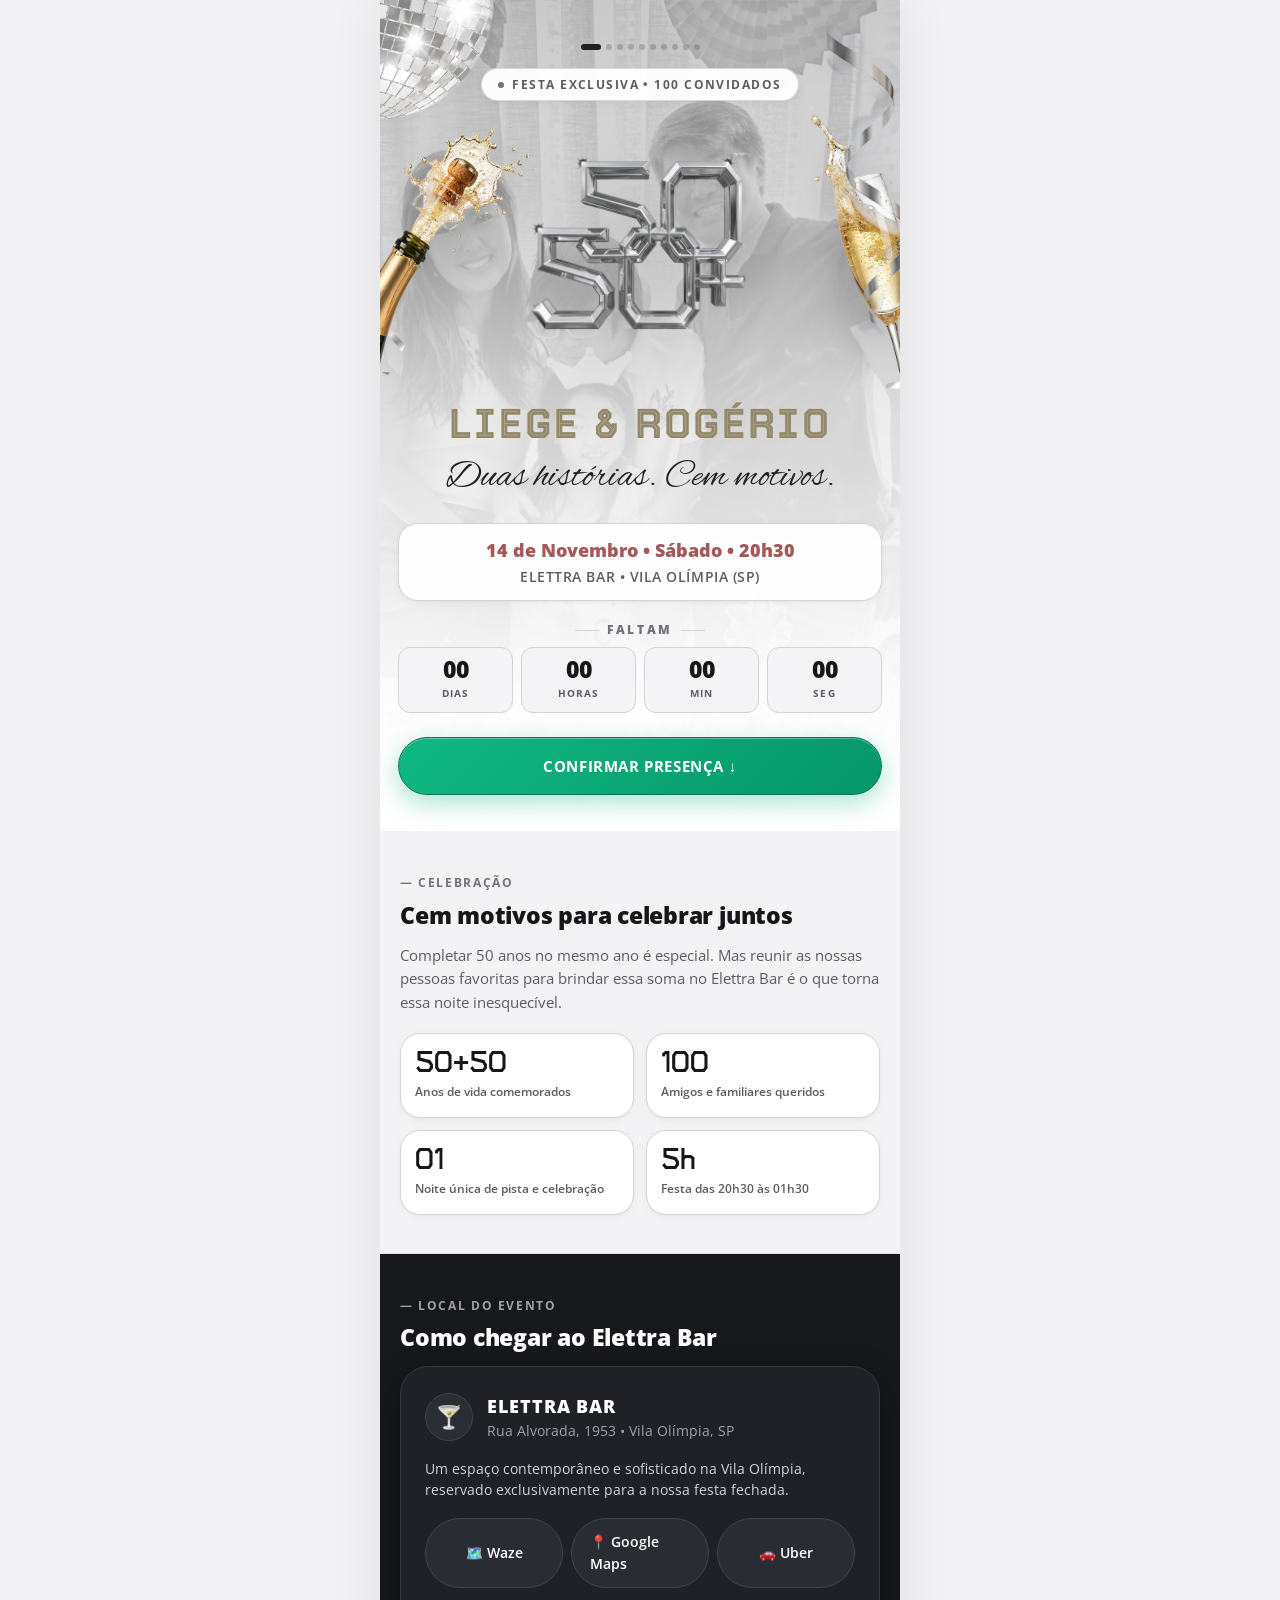
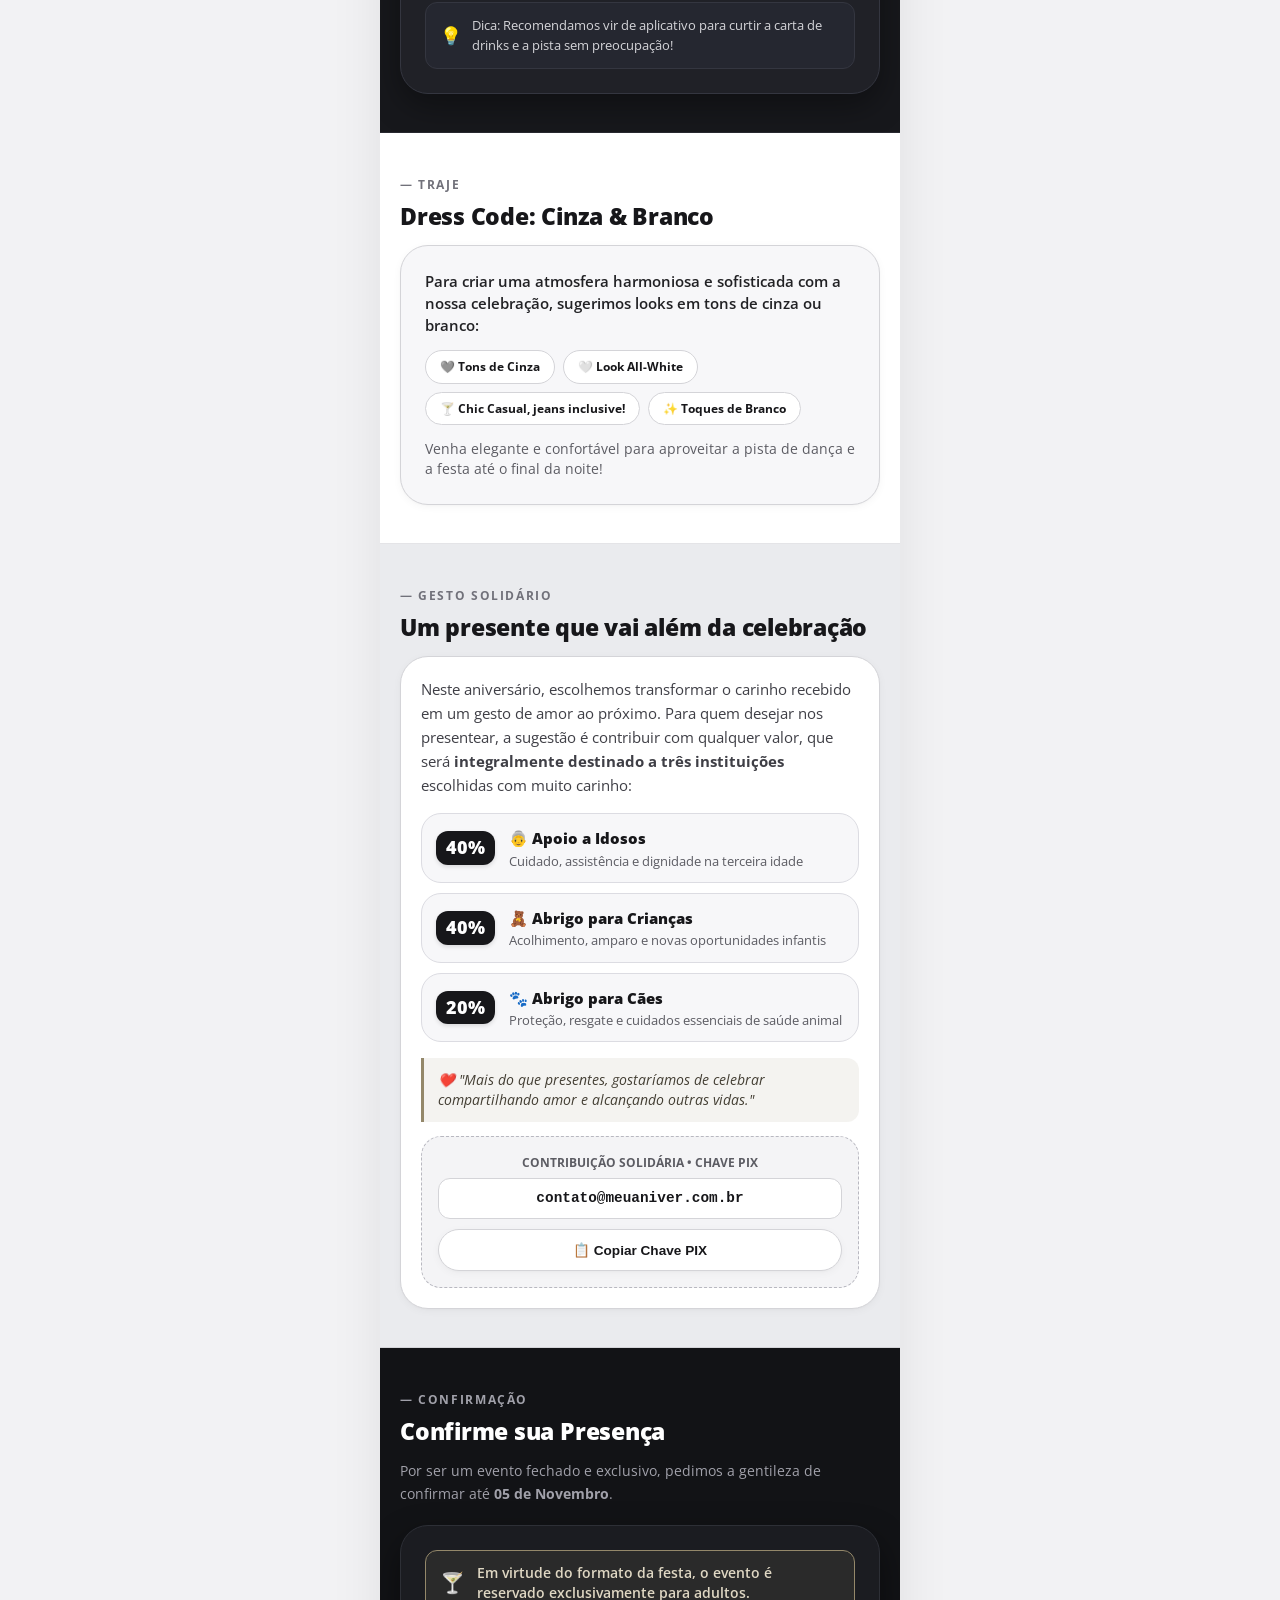
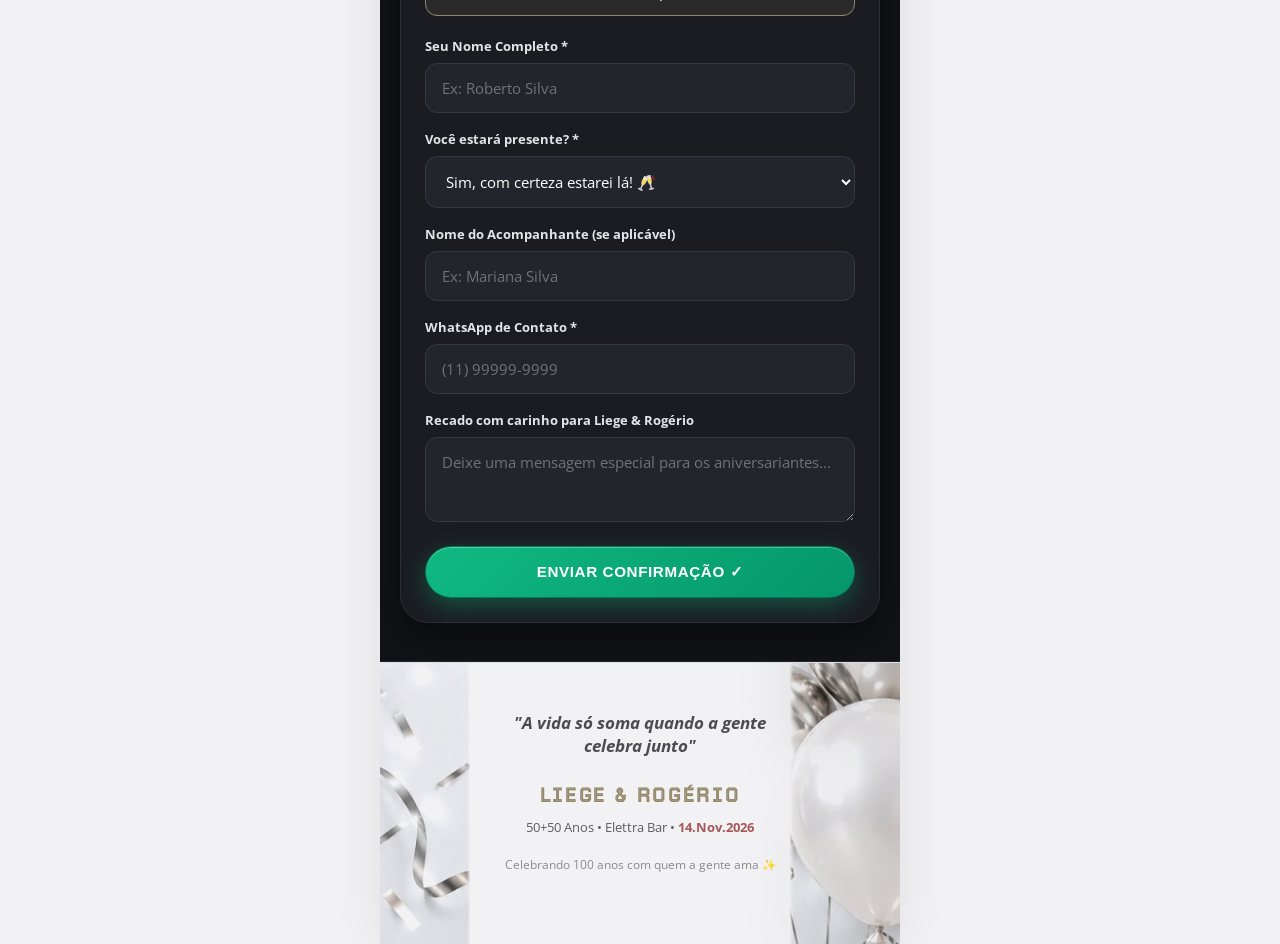
<file: index.html>
<!DOCTYPE html>
<html lang="pt-BR">
<head>
  <meta charset="UTF-8">
  <meta name="viewport" content="width=device-width, initial-scale=1.0, maximum-scale=1.0, user-scalable=no">
  <title>50+50 Anos • Liege & Rogério | Elettra Bar</title>
  <meta name="description" content="Celebração dos 50+50 Anos de Liege & Rogério no Elettra Bar. 14 de Novembro, Vila Olímpia.">
  <link rel="icon" type="image/png" href="assets/favicon.png">
  <link rel="apple-touch-icon" href="assets/favicon.png">

  <!-- Open Graph / WhatsApp Preview -->
  <meta property="og:type" content="website">
  <meta property="og:title" content="50+50 Anos • Liege & Rogério | Elettra Bar">
  <meta property="og:description" content="Celebração dos 50+50 Anos de Liege & Rogério no Elettra Bar. 14 de Novembro, Vila Olímpia.">
  <meta property="og:image" content="https://festa-50-50.vercel.app/assets/share_preview.jpg">
  <meta property="og:image:secure_url" content="https://festa-50-50.vercel.app/assets/share_preview.jpg">
  <meta property="og:image:type" content="image/jpeg">
  <meta property="og:image:width" content="903">
  <meta property="og:image:height" content="903">
  <meta property="og:image:alt" content="50+50 Liege & Rogério">

  <!-- Twitter Meta Tags -->
  <meta name="twitter:card" content="summary_large_image">
  <meta name="twitter:title" content="50+50 Anos • Liege & Rogério | Elettra Bar">
  <meta name="twitter:description" content="Celebração dos 50+50 Anos de Liege & Rogério no Elettra Bar. 14 de Novembro, Vila Olímpia.">
  <meta name="twitter:image" content="https://festa-50-50.vercel.app/assets/share_preview.jpg">
  <link rel="stylesheet" href="landing-page.css">
</head>
<body>

  <!-- Wrapper Mobile-First (Otimizado para Smartphone) -->
  <main class="mobile-wrapper">
    
    <!-- ==========================================================================
         1. HERO BANNER: SLIDER DESLIZANTE PB CLAREADO + LOGO 50+50 CENTRALIZADO
         ========================================================================== -->
    <section class="hero-banner" id="topo">
      
      <!-- Elementos Festivos nos Cantos Superiores (Globo de Luz e Fitas Prateadas) -->
      <img src="assets/decor_globo.png" class="decor-globo-hero" alt="Globo de Luz">
      <img src="assets/decor_fitas_topo.png" class="decor-fitas-hero" alt="Fitas Prateadas">

      <!-- Slider de Fotos da Família em Preto e Branco Clareado (10 Fotos) -->
      <div class="hero-slider" id="heroSlider">
        <div class="hero-slide active" style="background-image: url('assets/foto_familia_1.jpg');"></div>
        <div class="hero-slide" style="background-image: url('assets/foto_familia_2.jpg');"></div>
        <div class="hero-slide" style="background-image: url('assets/foto_familia_3.jpg');"></div>
        <div class="hero-slide" style="background-image: url('assets/foto_familia_4.jpg');"></div>
        <div class="hero-slide" style="background-image: url('assets/foto_familia_5.jpg');"></div>
        <div class="hero-slide" style="background-image: url('assets/foto_familia_6.jpg');"></div>
        <div class="hero-slide" style="background-image: url('assets/foto_familia_7.jpg');"></div>
        <div class="hero-slide" style="background-image: url('assets/foto_familia_8.jpg');"></div>
        <div class="hero-slide" style="background-image: url('assets/foto_familia_9.jpg');"></div>
        <div class="hero-slide" style="background-image: url('assets/foto_familia_10.jpg');"></div>
      </div>

      <!-- Degradê Suave de Luz Acetinada para Legibilidade -->
      <div class="hero-overlay"></div>

      <!-- Conteúdo Central do Hero -->
      <div class="hero-content">
        
        <!-- Indicadores de Slides (10 Dots) -->
        <div class="slider-dots" id="sliderDots">
          <span class="slider-dot active"></span>
          <span class="slider-dot"></span>
          <span class="slider-dot"></span>
          <span class="slider-dot"></span>
          <span class="slider-dot"></span>
          <span class="slider-dot"></span>
          <span class="slider-dot"></span>
          <span class="slider-dot"></span>
          <span class="slider-dot"></span>
          <span class="slider-dot"></span>
        </div>

        <div class="hero-tag-pill">
          <span class="dot"></span>
          Festa Exclusiva • 100 Convidados
        </div>

        <!-- Palco do Banner: Garrafa Champagne (esq) + Logo 50+50 + Taça Champagne (dir) -->
        <div class="hero-stage">
          <img src="assets/champagne_garrafa.png" class="hero-champagne-bottle" alt="Garrafa de Champagne Estourando">
          
          <div class="hero-logo-box">
            <img src="assets/logo_50_50_prata_transparente.png" alt="Logo 50+50 Oficial Facetado">
          </div>

          <img src="assets/champagne_taca.png" class="hero-champagne-glass" alt="Taça de Champagne Brindando">
        </div>

        <h1 class="hero-names">
          LIEGE &amp; ROGÉRIO
        </h1>

        <div class="hero-script">
          Duas histórias. Cem motivos.
        </div>

        <!-- Bloco de Serviço no Hero -->
        <div class="hero-service-badge">
          <div class="hero-date-text">
            14 de Novembro • Sábado • 20h30
          </div>
          <div class="hero-venue-text">
            ELETTRA BAR • VILA OLÍMPIA (SP)
          </div>
        </div>

        <!-- Contagem Regressiva ao Vivo com Texto FALTAM -->
        <div class="countdown-lead-label">FALTAM</div>
        <div class="countdown-strip">
          <div class="countdown-box">
            <div class="countdown-number" id="cd-days">--</div>
            <div class="countdown-unit">Dias</div>
          </div>
          <div class="countdown-box">
            <div class="countdown-number" id="cd-hours">--</div>
            <div class="countdown-unit">Horas</div>
          </div>
          <div class="countdown-box">
            <div class="countdown-number" id="cd-minutes">--</div>
            <div class="countdown-unit">Min</div>
          </div>
          <div class="countdown-box">
            <div class="countdown-number" id="cd-seconds">--</div>
            <div class="countdown-unit">Seg</div>
          </div>
        </div>

        <!-- CTA Principal Verde -->
        <a href="#rsvp" class="btn-cta-primary" onclick="document.getElementById('rsvp').scrollIntoView({behavior: 'smooth'}); return false;">
          Confirmar Presença ↓
        </a>
      </div>
    </section>

    <!-- ==========================================================================
         2. STATS & CONCEITO DOS 100 ANOS (INSPIRADO NA REFERÊNCIA)
         ========================================================================== -->
    <section class="section-wrapper theme-gray-light">
      <span class="section-label-tag">— Celebração</span>
      <h2 class="section-title">
        Cem motivos para celebrar juntos
      </h2>
      
      <p style="font-size: 0.95rem; color: var(--text-muted); line-height: 1.55;">
        Completar 50 anos no mesmo ano é especial. Mas reunir as nossas pessoas favoritas para brindar essa soma no Elettra Bar é o que torna essa noite inesquecível.
      </p>

      <!-- Grid de Métricas (Inspirado no estilo Bionyx / Framer) -->
      <div class="stats-grid">
        <div class="stat-card">
          <div class="stat-num">50+50</div>
          <div class="stat-label">Anos de vida comemorados</div>
        </div>
        <div class="stat-card">
          <div class="stat-num">100</div>
          <div class="stat-label">Amigos e familiares queridos</div>
        </div>
        <div class="stat-card">
          <div class="stat-num">01</div>
          <div class="stat-label">Noite única de pista e celebração</div>
        </div>
        <div class="stat-card">
          <div class="stat-num">5h</div>
          <div class="stat-label">Festa das 20h30 às 01h30</div>
        </div>
      </div>
    </section>

    <!-- ==========================================================================
         3. LOCALIZAÇÃO: ELETTRA BAR & BOTÕES DE 1 CLIQUE
         ========================================================================== -->
    <section class="section-wrapper theme-dark">
      <span class="section-label-tag">— Local do Evento</span>
      <h2 class="section-title">
        Como chegar ao Elettra Bar
      </h2>

      <div class="venue-card">
        <div class="venue-header">
          <div class="venue-icon-circle">🍸</div>
          <div>
            <div class="venue-name">Elettra Bar</div>
            <div class="venue-sub">Rua Alvorada, 1953 • Vila Olímpia, SP</div>
          </div>
        </div>

        <p class="venue-desc">
          Um espaço contemporâneo e sofisticado na Vila Olímpia, reservado exclusivamente para a nossa festa fechada.
        </p>

        <!-- Botões de Navegação Direta no Smartphone -->
        <div class="map-buttons-row">
          <a href="https://waze.com/ul?q=Rua+Alvorada+1953+Vila+Olimpia" target="_blank" class="btn-pill-action">
            🗺️ Waze
          </a>
          <a href="https://maps.google.com/?q=Rua+Alvorada+1953+Vila+Olimpia+Sao+Paulo" target="_blank" class="btn-pill-action">
            📍 Google Maps
          </a>
          <a href="https://m.uber.com/ul/?action=setPickup&dropoff[formatted_address]=Rua%20Alvorada%2C%201953%20-%20Vila%20Ol%C3%ADmpia" target="_blank" class="btn-pill-action">
            🚗 Uber
          </a>
        </div>

        <div class="tip-banner">
          <span style="font-size: 1.1rem;">💡</span>
          <span>Dica: Recomendamos vir de aplicativo para curtir a carta de drinks e a pista sem preocupação!</span>
        </div>
      </div>
    </section>

    <!-- ==========================================================================
         4. DRESS CODE: CINZA & BRANCO
         ========================================================================== -->
    <section class="section-wrapper theme-white">
      <span class="section-label-tag">— Traje</span>
      <h2 class="section-title">
        Dress Code: Cinza &amp; Branco
      </h2>

      <div class="dress-card">
        <p class="dress-lead">
          Para criar uma atmosfera harmoniosa e sofisticada com a nossa celebração, sugerimos looks em tons de cinza ou branco:
        </p>

        <div class="dress-pills">
          <span class="dress-pill-tag">🩶 Tons de Cinza</span>
          <span class="dress-pill-tag">🤍 Look All-White</span>
          <span class="dress-pill-tag">🍸 Chic Casual, jeans inclusive!</span>
          <span class="dress-pill-tag">✨ Toques de Branco</span>
        </div>

        <p class="dress-sub">
          Venha elegante e confortável para aproveitar a pista de dança e a festa até o final da noite!
        </p>
      </div>
    </section>

    <!-- ==========================================================================
         5. SUGESTÃO DE PRESENTE: DOAÇÕES SOLIDÁRIAS
         ========================================================================== -->
    <section class="section-wrapper theme-gray-platina">
      <span class="section-label-tag">— Gesto Solidário</span>
      <h2 class="section-title">
        Um presente que vai além da celebração
      </h2>

      <div class="gift-card">
        <div class="gift-content">
          <p class="gift-desc" style="font-size: 0.94rem; color: #3f3f46; line-height: 1.6; margin-bottom: 16px;">
            Neste aniversário, escolhemos transformar o carinho recebido em um gesto de amor ao próximo. Para quem desejar nos presentear, a sugestão é contribuir com qualquer valor, que será <strong>integralmente destinado a três instituições</strong> escolhidas com muito carinho:
          </p>

          <!-- Grid de Causas com Leitura Ágil em UX -->
          <div class="causes-list">
            <div class="cause-item">
              <div class="cause-badge">40%</div>
              <div class="cause-info">
                <div class="cause-title">👵 Apoio a Idosos</div>
                <div class="cause-desc">Cuidado, assistência e dignidade na terceira idade</div>
              </div>
            </div>

            <div class="cause-item">
              <div class="cause-badge">40%</div>
              <div class="cause-info">
                <div class="cause-title">🧸 Abrigo para Crianças</div>
                <div class="cause-desc">Acolhimento, amparo e novas oportunidades infantis</div>
              </div>
            </div>

            <div class="cause-item">
              <div class="cause-badge">20%</div>
              <div class="cause-info">
                <div class="cause-title">🐾 Abrigo para Cães</div>
                <div class="cause-desc">Proteção, resgate e cuidados essenciais de saúde animal</div>
              </div>
            </div>
          </div>

          <div class="donation-quote-box">
            ❤️ <em>"Mais do que presentes, gostaríamos de celebrar compartilhando amor e alcançando outras vidas."</em>
          </div>

          <!-- Box de Chave PIX Interativo -->
          <div class="pix-box">
            <div class="pix-label">
              Contribuição Solidária • Chave PIX
            </div>
            
            <div class="pix-key-display" id="pixKeyText">
              contato@meuaniver.com.br
            </div>

            <button class="btn-pill-action btn-copy-pix" onclick="copyPixKey()">
              <span id="pixBtnText">📋 Copiar Chave PIX</span>
            </button>
          </div>
        </div>
      </div>
    </section>

    <!-- ==========================================================================
         6. FORMULÁRIO RSVP: CONFIRMAÇÃO DE PRESENÇA
         ========================================================================== -->
    <section class="section-wrapper theme-dark-charcoal" id="rsvp">
      <span class="section-label-tag">— Confirmação</span>
      <h2 class="section-title">
        Confirme sua Presença
      </h2>

      <p class="rsvp-lead">
        Por ser um evento fechado e exclusivo, pedimos a gentileza de confirmar até <strong>05 de Novembro</strong>.
      </p>

      <div class="rsvp-card">
        <!-- Aviso Educado: Evento Exclusivo para Adultos -->
        <div class="rsvp-adults-notice">
          <span class="rsvp-adults-icon">🍸</span>
          <span class="rsvp-adults-text">
            Em virtude do formato da festa, o evento é reservado exclusivamente para adultos.
          </span>
        </div>

        <form id="rsvpForm" onsubmit="handleRsvpSubmit(event)">
          
          <div class="form-group">
            <label class="form-label" for="guestName">Seu Nome Completo *</label>
            <input type="text" id="guestName" class="form-input" placeholder="Ex: Roberto Silva" required>
          </div>

          <div class="form-group">
            <label class="form-label" for="attendance">Você estará presente? *</label>
            <select id="attendance" class="form-select" required>
              <option value="sim">Sim, com certeza estarei lá! 🥂</option>
              <option value="nao">Infelizmente não poderei comparecer 🤍</option>
            </select>
          </div>

          <div class="form-group">
            <label class="form-label" for="guestCompanion">Nome do Acompanhante (se aplicável)</label>
            <input type="text" id="guestCompanion" class="form-input" placeholder="Ex: Mariana Silva">
          </div>

          <div class="form-group">
            <label class="form-label" for="guestPhone">WhatsApp de Contato *</label>
            <input type="tel" id="guestPhone" class="form-input" placeholder="(11) 99999-9999" required>
          </div>

          <div class="form-group">
            <label class="form-label" for="guestMessage">Recado com carinho para Liege &amp; Rogério</label>
            <textarea id="guestMessage" class="form-textarea" placeholder="Deixe uma mensagem especial para os aniversariantes..."></textarea>
          </div>

          <button type="submit" class="btn-cta-primary" style="margin-top: 10px;">
            Enviar Confirmação ✓
          </button>
        </form>

        <!-- Banner de Sucesso pós-envio -->
        <div class="rsvp-success-banner" id="rsvpSuccess">
          <div style="font-size: 1.5rem; margin-bottom: 6px;">🎉</div>
          <strong style="font-size: 1.05rem; display: block; margin-bottom: 4px;">Presença Registrada com Sucesso!</strong>
          <p style="font-size: 0.85rem; line-height: 1.4;">
            Obrigado por confirmar! Mal podemos esperar para celebrar essa noite inesquecível com você no Elettra Bar.
          </p>
        </div>
      </div>
    </section>

    <!-- ==========================================================================
         7. RODAPÉ E FECHAMENTO OFICIAL
         ========================================================================== -->
    <footer class="footer-section theme-footer-light">
      <!-- Elementos Decorativos Festivos no Rodapé (Confetes e Bexigas Cromadas) -->
      <img src="assets/decor_confetes.png" class="decor-confetes-bottom" alt="Confetes Prateados">
      <img src="assets/decor_bexigas.png" class="decor-bexigas-bottom" alt="Bexigas Metalizadas">

      <div class="footer-quote">
        "A vida só soma quando a gente celebra junto"
      </div>

      <div class="footer-hosts">
        LIEGE &amp; ROGÉRIO
      </div>

      <div class="footer-date-info">
        50+50 Anos • Elettra Bar • <span class="footer-date-highlight">14.Nov.2026</span>
      </div>

      <div class="footer-credit">
        Celebrando 100 anos com quem a gente ama ✨
      </div>
    </footer>

  </main>

  <!-- ==========================================================================
       SCRIPTS: SLIDER DE FOTOS PB + CONTAGEM REGRESSIVA + PIX + RSVP
       ========================================================================== -->
  <script>
    // 1. Slider de Fotos da Família com Crossfade Suave
    const slides = document.querySelectorAll('.hero-slide');
    const dots = document.querySelectorAll('.slider-dot');
    let currentSlide = 0;
    const slideInterval = 4500; // Troca a cada 4.5 segundos

    function showSlide(index) {
      slides.forEach((slide, i) => {
        slide.classList.toggle('active', i === index);
      });
      dots.forEach((dot, i) => {
        dot.classList.toggle('active', i === index);
      });
      currentSlide = index;
    }

    function nextSlide() {
      const nextIndex = (currentSlide + 1) % slides.length;
      showSlide(nextIndex);
    }

    let sliderTimer = setInterval(nextSlide, slideInterval);

    // Permite tocar nas bolinhas para navegar
    dots.forEach((dot, index) => {
      dot.addEventListener('click', () => {
        clearInterval(sliderTimer);
        showSlide(index);
        sliderTimer = setInterval(nextSlide, slideInterval);
      });
    });

    // 2. Contagem Regressiva para 14/11/2026 às 20h30
    function updateCountdown() {
      const eventDate = new Date('2026-11-14T20:30:00');
      const now = new Date();
      const diff = eventDate - now;

      if (diff > 0) {
        const days = Math.floor(diff / (1000 * 60 * 60 * 24));
        const hours = Math.floor((diff / (1000 * 60 * 60)) % 24);
        const minutes = Math.floor((diff / 1000 / 60) % 60);
        const seconds = Math.floor((diff / 1000) % 60);

        document.getElementById('cd-days').innerText = String(days).padStart(2, '0');
        document.getElementById('cd-hours').innerText = String(hours).padStart(2, '0');
        document.getElementById('cd-minutes').innerText = String(minutes).padStart(2, '0');
        document.getElementById('cd-seconds').innerText = String(seconds).padStart(2, '0');
      } else {
        document.getElementById('cd-days').innerText = '00';
        document.getElementById('cd-hours').innerText = '00';
        document.getElementById('cd-minutes').innerText = '00';
        document.getElementById('cd-seconds').innerText = '00';
      }
    }

    updateCountdown();
    setInterval(updateCountdown, 1000);

    // 3. Copiar Chave PIX
    function copyPixKey() {
      const pixKey = document.getElementById('pixKeyText').innerText.trim();
      navigator.clipboard.writeText(pixKey).then(() => {
        const btnText = document.getElementById('pixBtnText');
        const originalText = btnText.innerText;
        btnText.innerText = '✓ Chave Copiada com Sucesso!';
        setTimeout(() => {
          btnText.innerText = originalText;
        }, 3000);
      }).catch(() => {
        alert('Chave PIX: ' + pixKey);
      });
    }

    // 4. Submissão do Formulário RSVP (Envio Direto sem abrir aplicativo de email)
    async function handleRsvpSubmit(e) {
      e.preventDefault();
      const submitBtn = e.target.querySelector('button[type="submit"]');
      if (submitBtn) {
        submitBtn.disabled = true;
        submitBtn.innerText = 'Enviando confirmação... ⏳';
      }

      const name = document.getElementById('guestName').value;
      const attendance = document.getElementById('attendance').value;
      const companion = document.getElementById('guestCompanion').value;
      const phone = document.getElementById('guestPhone').value;
      const message = document.getElementById('guestMessage').value;

      const payload = {
        nome: name,
        presenca: attendance === 'sim' ? 'SIM, confirmado! 🥂' : 'NÃO poderá ir 🤍',
        acompanhante: companion || 'Nenhum',
        telefone: phone,
        mensagem: message || 'Sem mensagem adicional',
        _subject: `Confirmação de Presença 50+50: ${name}`,
        _template: 'table'
      };

      // Dispara envio silencioso único para o e-mail em segundo plano
      try {
        const response = await fetch('https://formsubmit.co/ajax/liege_i@yahoo.com', {
          method: 'POST',
          headers: {
            'Content-Type': 'application/json',
            'Accept': 'application/json'
          },
          body: JSON.stringify(payload)
        });

        // Caso o FormSubmit falhe, usa o rsvp.php como fallback
        if (!response.ok) {
          await fetch('https://meuaniver.com.br/rsvp.php', {
            method: 'POST',
            headers: { 'Content-Type': 'application/json' },
            body: JSON.stringify(payload)
          });
        }
      } catch (err) {
        // Fallback em caso de erro de conexão
        try {
          await fetch('https://meuaniver.com.br/rsvp.php', {
            method: 'POST',
            headers: { 'Content-Type': 'application/json' },
            body: JSON.stringify(payload)
          });
        } catch (e) {}
      }

      // Oculta formulário e exibe mensagem de sucesso na tela sem abrir nenhum aplicativo
      document.getElementById('rsvpForm').style.display = 'none';
      document.getElementById('rsvpSuccess').style.display = 'block';
    }
  </script>
</body>
</html>
</file>
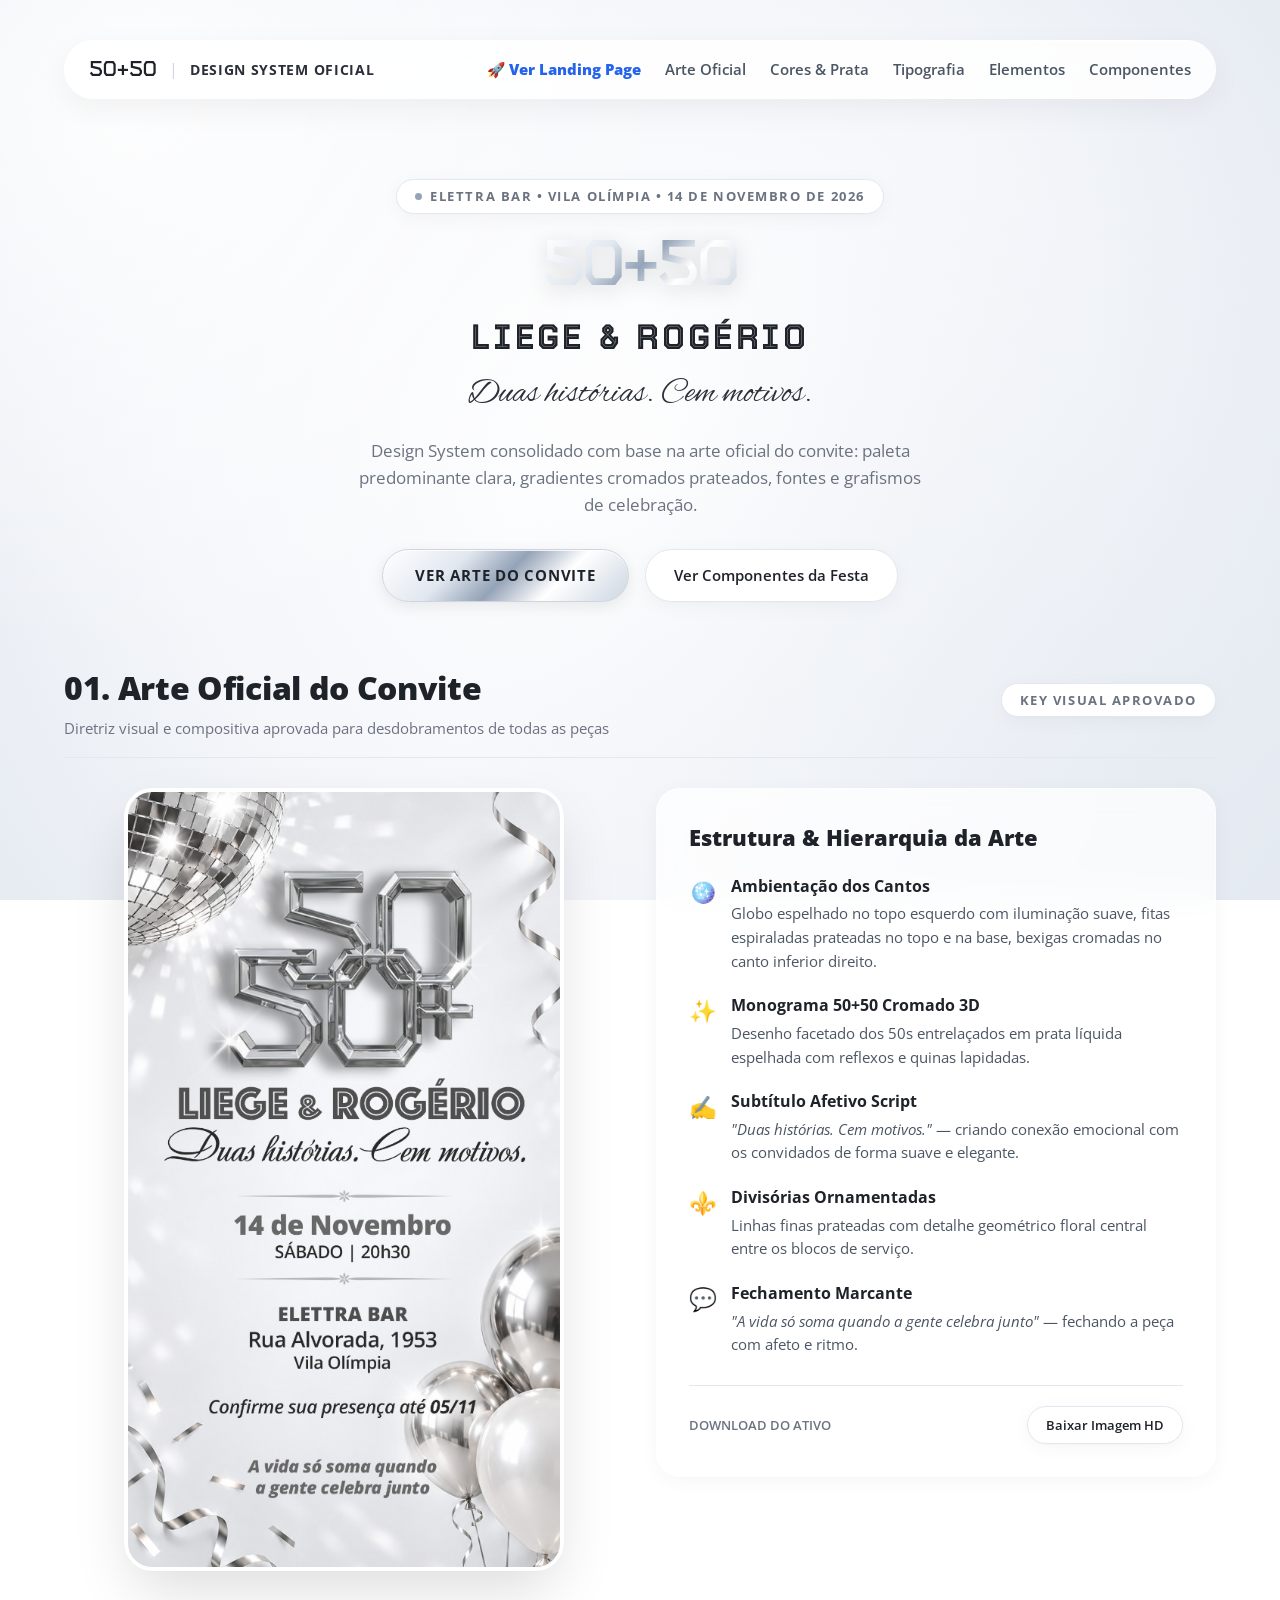
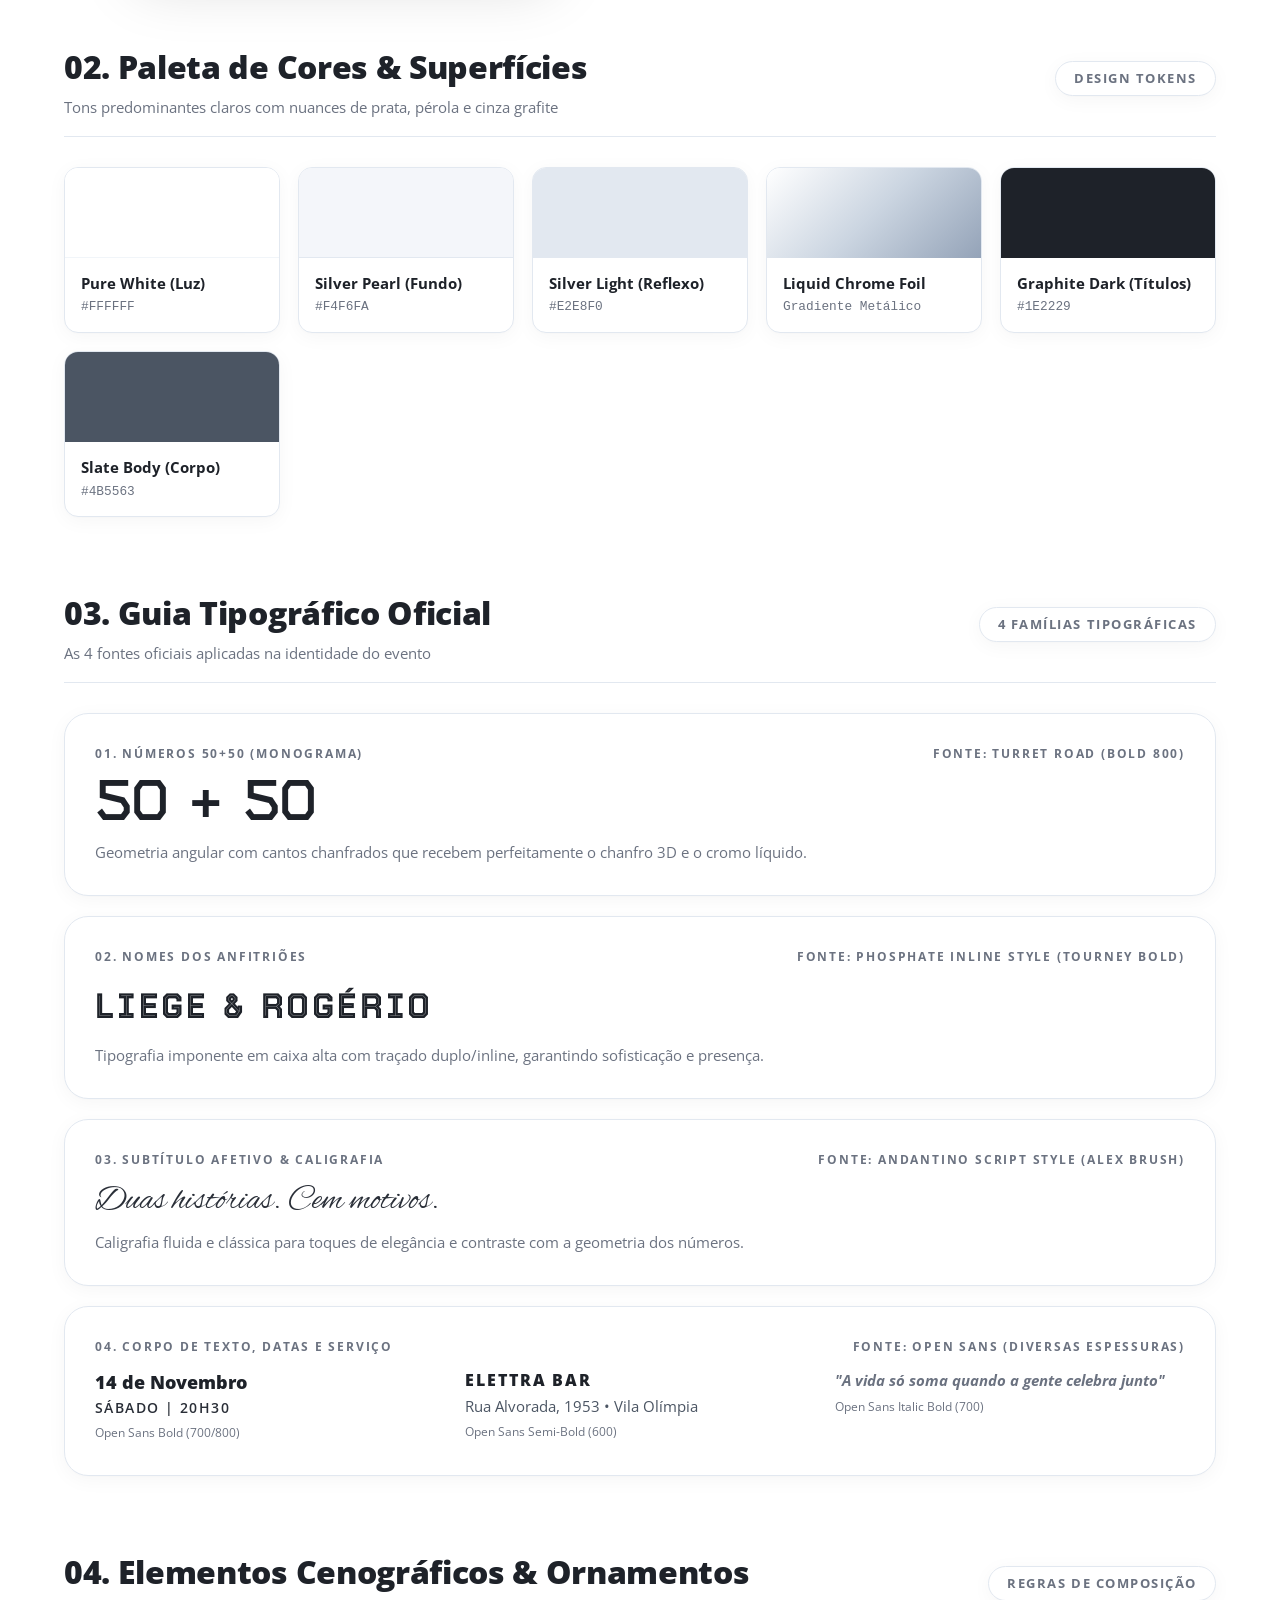
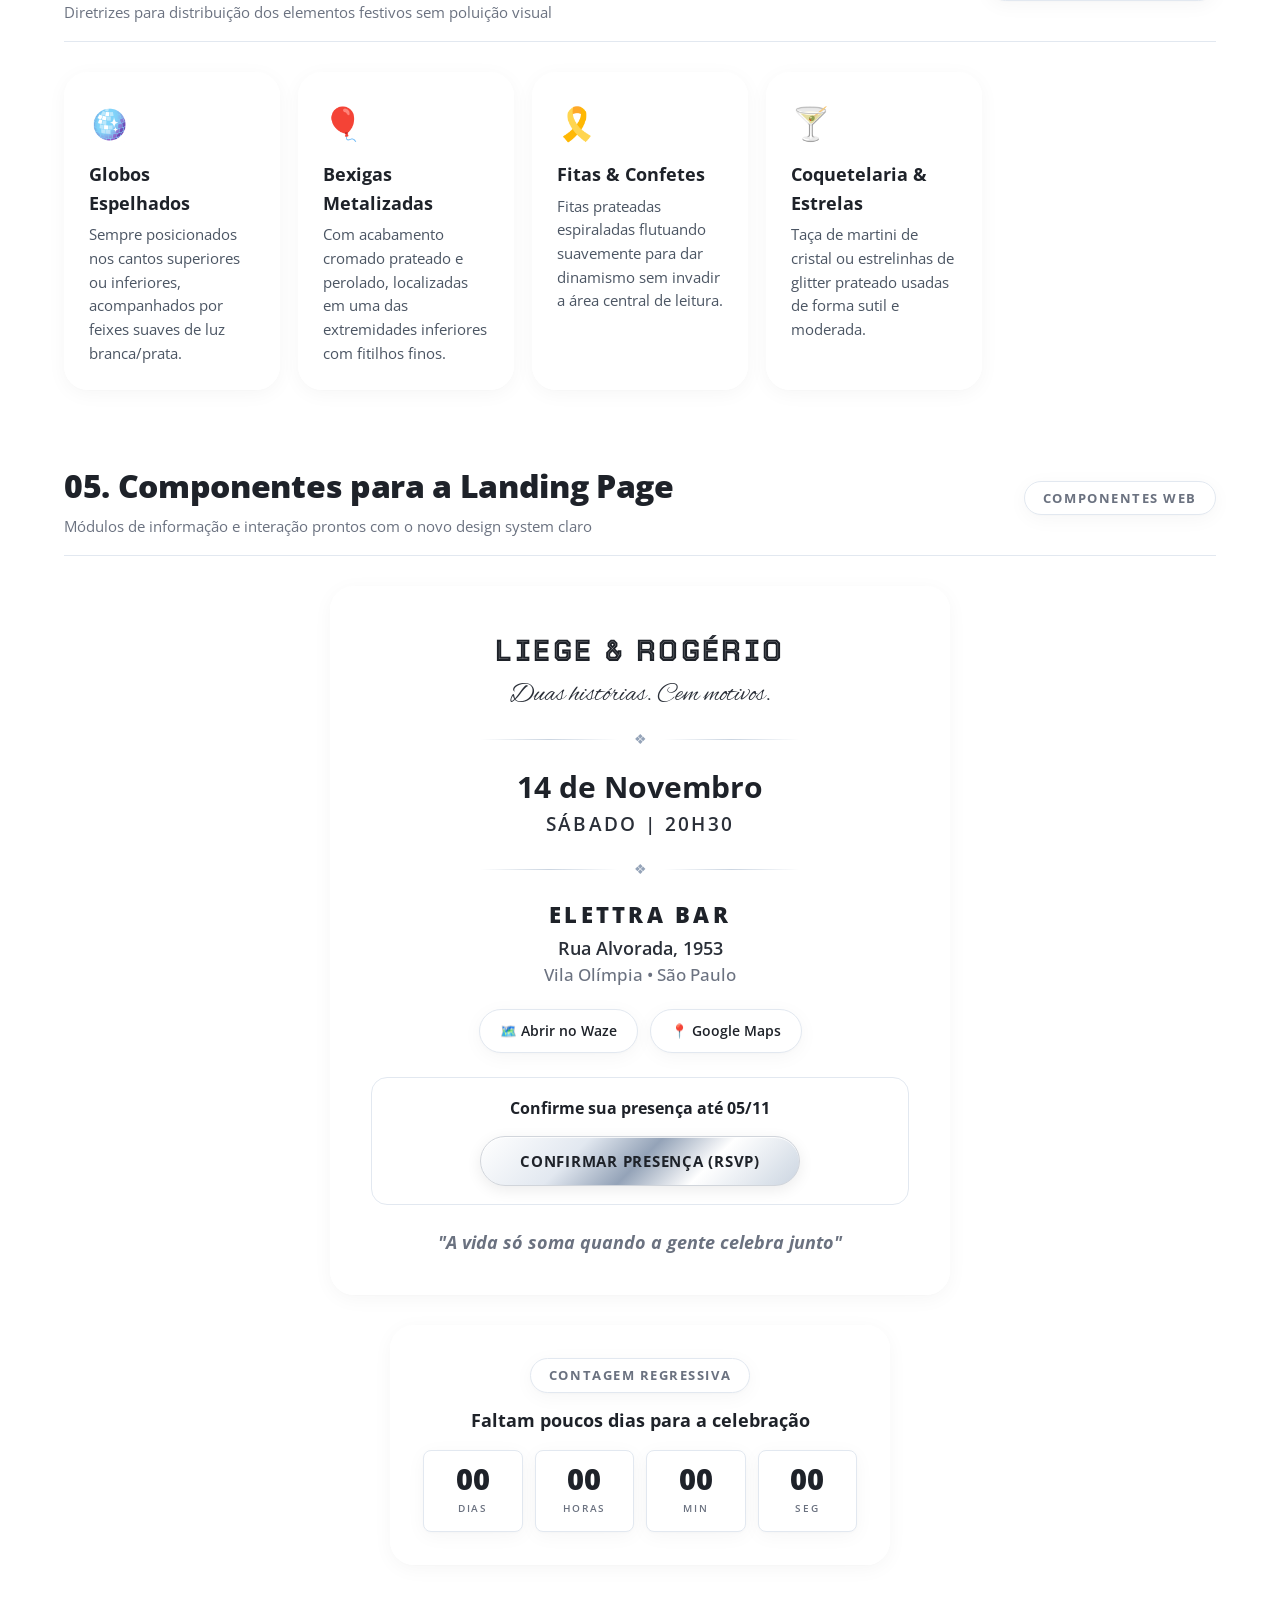
<file: design-system.html>
<!DOCTYPE html>
<html lang="pt-BR">
<head>
  <meta charset="UTF-8">
  <meta name="viewport" content="width=device-width, initial-scale=1.0">
  <title>Design System Oficial: 50+50 • Liege & Rogério | Elettra Bar</title>
  <link rel="stylesheet" href="design-system.css">
  <style>
    /* Estilos do Showroom Claro */
    .ds-container {
      max-width: 1200px;
      margin: 0 auto;
      padding: 40px 24px 100px;
      position: relative;
      z-index: 1;
    }

    /* Ambient Festive Accents */
    .festive-bg-decor {
      position: fixed;
      inset: 0;
      pointer-events: none;
      z-index: 0;
      background: radial-gradient(circle at 10% 10%, rgba(255, 255, 255, 0.9) 0%, transparent 40%),
                  radial-gradient(circle at 90% 90%, rgba(226, 232, 240, 0.6) 0%, transparent 50%),
                  radial-gradient(circle at 50% 50%, #ffffff 0%, #f4f6fa 60%, #e6ebf2 100%);
    }

    /* Top Nav */
    .ds-nav {
      position: sticky;
      top: 20px;
      z-index: 100;
      background: rgba(255, 255, 255, 0.85);
      backdrop-filter: blur(20px);
      -webkit-backdrop-filter: blur(20px);
      border: 1px solid rgba(255, 255, 255, 0.8);
      border-radius: var(--radius-pill);
      padding: 12px 24px;
      display: flex;
      align-items: center;
      justify-content: space-between;
      margin-bottom: 40px;
      box-shadow: 0 10px 30px rgba(0, 0, 0, 0.05);
    }

    .ds-nav-brand {
      display: flex;
      align-items: center;
      gap: 12px;
    }

    .ds-nav-logo {
      font-family: var(--font-logo);
      font-weight: 800;
      font-size: 1.3rem;
      color: var(--text-headline);
    }

    .ds-nav-links {
      display: flex;
      gap: 24px;
      list-style: none;
    }

    .ds-nav-link {
      color: var(--text-body);
      text-decoration: none;
      font-size: var(--text-sm);
      font-weight: 600;
      transition: color var(--transition-smooth);
    }

    .ds-nav-link:hover {
      color: var(--text-headline);
    }

    /* Hero Section */
    .ds-hero {
      text-align: center;
      padding: 40px 0 60px;
    }

    .ds-badge {
      display: inline-flex;
      align-items: center;
      gap: 8px;
      padding: 6px 18px;
      background: #ffffff;
      border: 1px solid var(--border-delicate);
      border-radius: var(--radius-pill);
      font-size: var(--text-xs);
      font-weight: 700;
      letter-spacing: 0.12em;
      text-transform: uppercase;
      color: var(--text-muted);
      box-shadow: var(--shadow-subtle);
      margin-bottom: 24px;
    }

    .ds-badge .dot {
      width: 7px;
      height: 7px;
      border-radius: 50%;
      background: #94a3b8;
    }

    /* Sections */
    .ds-section {
      margin-bottom: 70px;
    }

    .ds-section-header {
      margin-bottom: 30px;
      border-bottom: 1px solid var(--border-delicate);
      padding-bottom: 16px;
      display: flex;
      justify-content: space-between;
      align-items: flex-end;
      flex-wrap: wrap;
      gap: 12px;
    }

    .ds-section-title {
      font-size: var(--text-2xl);
      font-weight: 800;
      color: var(--text-headline);
      letter-spacing: -0.01em;
    }

    .ds-section-subtitle {
      font-size: var(--text-sm);
      color: var(--text-muted);
      margin-top: 4px;
    }

    /* Grid Layouts */
    .grid-2col {
      display: grid;
      grid-template-columns: 1fr 1fr;
      gap: 32px;
      align-items: start;
    }

    @media (max-width: 900px) {
      .grid-2col {
        grid-template-columns: 1fr;
      }
    }

    /* Card Showcase Convite Oficial */
    .invite-frame-wrapper {
      max-width: 440px;
      margin: 0 auto;
      border-radius: 28px;
      overflow: hidden;
      box-shadow: 0 25px 60px -10px rgba(0, 0, 0, 0.15), 0 0 1px rgba(0, 0, 0, 0.1);
      border: 4px solid #ffffff;
      background: #ffffff;
      transition: transform var(--transition-smooth);
    }

    .invite-frame-wrapper:hover {
      transform: translateY(-4px);
    }

    .invite-frame-wrapper img {
      width: 100%;
      display: block;
      height: auto;
    }

    /* Color Palette Grid */
    .color-grid {
      display: grid;
      grid-template-columns: repeat(auto-fill, minmax(200px, 1fr));
      gap: 18px;
    }

    .color-card {
      background: #ffffff;
      border: 1px solid var(--border-delicate);
      border-radius: var(--radius-md);
      overflow: hidden;
      box-shadow: var(--shadow-subtle);
      transition: all var(--transition-smooth);
    }

    .color-card:hover {
      transform: translateY(-3px);
      box-shadow: var(--shadow-elevated);
    }

    .color-swatch {
      height: 90px;
      width: 100%;
      position: relative;
    }

    .color-info {
      padding: 14px 16px;
    }

    .color-name {
      font-size: var(--text-sm);
      font-weight: 700;
      color: var(--text-headline);
      margin-bottom: 2px;
    }

    .color-value {
      font-family: monospace;
      font-size: var(--text-xs);
      color: var(--text-muted);
    }

    /* Typography Showcase Box */
    .typo-specimen-card {
      background: #ffffff;
      border: 1px solid var(--border-delicate);
      border-radius: var(--radius-lg);
      padding: 30px;
      box-shadow: var(--shadow-subtle);
      margin-bottom: 20px;
    }

    .typo-label {
      font-size: 0.75rem;
      font-weight: 700;
      letter-spacing: 0.15em;
      text-transform: uppercase;
      color: var(--text-muted);
      margin-bottom: 12px;
      display: flex;
      justify-content: space-between;
    }

    /* Countdown Widget */
    .countdown-grid {
      display: grid;
      grid-template-columns: repeat(4, 1fr);
      gap: 12px;
      margin-top: 16px;
    }

    .countdown-item {
      background: #ffffff;
      border: 1px solid var(--border-delicate);
      border-radius: var(--radius-sm);
      padding: 14px 8px;
      text-align: center;
      box-shadow: var(--shadow-subtle);
    }

    .countdown-val {
      font-family: var(--font-body);
      font-size: 1.8rem;
      font-weight: 800;
      color: var(--text-headline);
      line-height: 1;
    }

    .countdown-label {
      font-size: 0.65rem;
      letter-spacing: 0.15em;
      text-transform: uppercase;
      color: var(--text-muted);
      margin-top: 6px;
      font-weight: 600;
    }
  </style>
</head>
<body>

  <!-- Fundo Festivo com Iluminação & Gradiente Suave -->
  <div class="festive-bg-decor"></div>

  <div class="ds-container">
    
    <!-- Top Nav -->
    <header class="ds-nav">
      <div class="ds-nav-brand">
        <span class="ds-nav-logo">50+50</span>
        <span style="color: #cbd5e1;">|</span>
        <span style="font-size: 0.85rem; font-weight: 700; color: var(--text-title); letter-spacing: 0.05em;">DESIGN SYSTEM OFICIAL</span>
      </div>
      <ul class="ds-nav-links">
        <li><a href="landing-page.html" class="ds-nav-link" style="color: #2563eb; font-weight: 800;">🚀 Ver Landing Page</a></li>
        <li><a href="#convite" class="ds-nav-link">Arte Oficial</a></li>
        <li><a href="#tokens" class="ds-nav-link">Cores &amp; Prata</a></li>
        <li><a href="#tipografia" class="ds-nav-link">Tipografia</a></li>
        <li><a href="#elementos" class="ds-nav-link">Elementos</a></li>
        <li><a href="#componentes" class="ds-nav-link">Componentes</a></li>
      </ul>
    </header>

    <!-- Hero Section -->
    <section class="ds-hero">
      <div class="ds-badge">
        <span class="dot"></span>
        Elettra Bar • Vila Olímpia • 14 de Novembro de 2026
      </div>

      <div style="margin-bottom: 14px;">
        <span class="brand-numbers-50" style="font-size: 4rem;">50+50</span>
      </div>

      <h1 class="brand-names-inline" style="margin-bottom: 8px;">
        Liege & Rogério
      </h1>

      <p class="brand-script-phrase" style="margin-bottom: 24px;">
        Duas histórias. Cem motivos.
      </p>

      <p style="max-width: 580px; margin: 0 auto 30px; color: var(--text-muted); font-size: var(--text-base);">
        Design System consolidado com base na arte oficial do convite: paleta predominante clara, gradientes cromados prateados, fontes e grafismos de celebração.
      </p>

      <div style="display: flex; justify-content: center; gap: 16px; flex-wrap: wrap;">
        <a href="#convite" class="btn-silver-metallic">Ver Arte do Convite</a>
        <a href="#componentes" class="btn-white-glass">Ver Componentes da Festa</a>
      </div>
    </section>

    <!-- SECTION 1: A ARTE OFICIAL DO CONVITE -->
    <section class="ds-section" id="convite">
      <div class="ds-section-header">
        <div>
          <h2 class="ds-section-title">01. Arte Oficial do Convite</h2>
          <p class="ds-section-subtitle">Diretriz visual e compositiva aprovada para desdobramentos de todas as peças</p>
        </div>
        <span class="ds-badge">Key Visual Aprovado</span>
      </div>

      <div class="grid-2col">
        <!-- Frame com a Imagem Oficial do Convite -->
        <div>
          <div class="invite-frame-wrapper">
            <img src="assets/convite_oficial_final.jpg" alt="Arte Oficial do Convite 50+50 Liege e Rogério">
          </div>
        </div>

        <!-- Ficha Técnica & Decisões da Arte Oficial -->
        <div class="glass-card-light" style="padding: 32px;">
          <h3 style="font-size: 1.35rem; font-weight: 800; color: var(--text-headline); margin-bottom: 18px;">
            Estrutura & Hierarquia da Arte
          </h3>

          <ul style="list-style: none; display: flex; flex-direction: column; gap: 20px;">
            <li style="display: flex; gap: 14px;">
              <span style="font-size: 1.4rem;">🪩</span>
              <div>
                <strong style="color: var(--text-headline);">Ambientação dos Cantos</strong>
                <p style="font-size: var(--text-sm); color: var(--text-body); margin-top: 3px;">
                  Globo espelhado no topo esquerdo com iluminação suave, fitas espiraladas prateadas no topo e na base, bexigas cromadas no canto inferior direito.
                </p>
              </div>
            </li>

            <li style="display: flex; gap: 14px;">
              <span style="font-size: 1.4rem;">✨</span>
              <div>
                <strong style="color: var(--text-headline);">Monograma 50+50 Cromado 3D</strong>
                <p style="font-size: var(--text-sm); color: var(--text-body); margin-top: 3px;">
                  Desenho facetado dos 50s entrelaçados em prata líquida espelhada com reflexos e quinas lapidadas.
                </p>
              </div>
            </li>

            <li style="display: flex; gap: 14px;">
              <span style="font-size: 1.4rem;">✍️</span>
              <div>
                <strong style="color: var(--text-headline);">Subtítulo Afetivo Script</strong>
                <p style="font-size: var(--text-sm); color: var(--text-body); margin-top: 3px;">
                  <em>"Duas histórias. Cem motivos."</em> — criando conexão emocional com os convidados de forma suave e elegante.
                </p>
              </div>
            </li>

            <li style="display: flex; gap: 14px;">
              <span style="font-size: 1.4rem;">⚜️</span>
              <div>
                <strong style="color: var(--text-headline);">Divisórias Ornamentadas</strong>
                <p style="font-size: var(--text-sm); color: var(--text-body); margin-top: 3px;">
                  Linhas finas prateadas com detalhe geométrico floral central entre os blocos de serviço.
                </p>
              </div>
            </li>

            <li style="display: flex; gap: 14px;">
              <span style="font-size: 1.4rem;">💬</span>
              <div>
                <strong style="color: var(--text-headline);">Fechamento Marcante</strong>
                <p style="font-size: var(--text-sm); color: var(--text-body); margin-top: 3px;">
                  <em>"A vida só soma quando a gente celebra junto"</em> — fechando a peça com afeto e ritmo.
                </p>
              </div>
            </li>
          </ul>

          <div style="margin-top: 28px; padding-top: 20px; border-top: 1px solid var(--border-delicate);">
            <div style="display: flex; justify-content: space-between; align-items: center;">
              <span style="font-size: var(--text-xs); color: var(--text-muted); font-weight: 600; text-transform: uppercase;">Download do Ativo</span>
              <a href="assets/convite_oficial_final.jpg" download class="btn-white-glass" style="padding: 8px 18px; font-size: 0.8rem;">Baixar Imagem HD</a>
            </div>
          </div>
        </div>
      </div>
    </section>

    <!-- SECTION 2: PALETA DE CORES (SILVER & LIGHT) -->
    <section class="ds-section" id="tokens">
      <div class="ds-section-header">
        <div>
          <h2 class="ds-section-title">02. Paleta de Cores & Superfícies</h2>
          <p class="ds-section-subtitle">Tons predominantes claros com nuances de prata, pérola e cinza grafite</p>
        </div>
        <span class="ds-badge">Design Tokens</span>
      </div>

      <div class="color-grid">
        <!-- Pure White -->
        <div class="color-card">
          <div class="color-swatch" style="background: #ffffff; border-bottom: 1px solid #f1f5f9;"></div>
          <div class="color-info">
            <div class="color-name">Pure White (Luz)</div>
            <div class="color-value">#FFFFFF</div>
          </div>
        </div>

        <!-- Pearl Silver Surface -->
        <div class="color-card">
          <div class="color-swatch" style="background: #f4f6fa; border-bottom: 1px solid #e2e8f0;"></div>
          <div class="color-info">
            <div class="color-name">Silver Pearl (Fundo)</div>
            <div class="color-value">#F4F6FA</div>
          </div>
        </div>

        <!-- Silver Light Reflex -->
        <div class="color-card">
          <div class="color-swatch" style="background: #e2e8f0;"></div>
          <div class="color-info">
            <div class="color-name">Silver Light (Reflexo)</div>
            <div class="color-value">#E2E8F0</div>
          </div>
        </div>

        <!-- Silver Chrome Foil -->
        <div class="color-card">
          <div class="color-swatch" style="background: linear-gradient(135deg, #ffffff 0%, #cbd5e1 50%, #94a3b8 100%);"></div>
          <div class="color-info">
            <div class="color-name">Liquid Chrome Foil</div>
            <div class="color-value">Gradiente Metálico</div>
          </div>
        </div>

        <!-- Graphite Headline -->
        <div class="color-card">
          <div class="color-swatch" style="background: #1e2229;"></div>
          <div class="color-info">
            <div class="color-name">Graphite Dark (Títulos)</div>
            <div class="color-value">#1E2229</div>
          </div>
        </div>

        <!-- Slate Body Text -->
        <div class="color-card">
          <div class="color-swatch" style="background: #4b5563;"></div>
          <div class="color-info">
            <div class="color-name">Slate Body (Corpo)</div>
            <div class="color-value">#4B5563</div>
          </div>
        </div>
      </div>
    </section>

    <!-- SECTION 3: GUIA TIPOGRÁFICO OFICIAL -->
    <section class="ds-section" id="tipografia">
      <div class="ds-section-header">
        <div>
          <h2 class="ds-section-title">03. Guia Tipográfico Oficial</h2>
          <p class="ds-section-subtitle">As 4 fontes oficiais aplicadas na identidade do evento</p>
        </div>
        <span class="ds-badge">4 Famílias Tipográficas</span>
      </div>

      <!-- Fonte 1: Turret Road -->
      <div class="typo-specimen-card">
        <div class="typo-label">
          <span>01. NÚMEROS 50+50 (MONOGRAMA)</span>
          <span>FONTE: TURRET ROAD (BOLD 800)</span>
        </div>
        <div style="font-family: var(--font-logo); font-size: 3.5rem; font-weight: 800; color: var(--text-headline); line-height: 1;">
          50 + 50
        </div>
        <p style="margin-top: 10px; font-size: var(--text-sm); color: var(--text-muted);">
          Geometria angular com cantos chanfrados que recebem perfeitamente o chanfro 3D e o cromo líquido.
        </p>
      </div>

      <!-- Fonte 2: Phosphate Inline Style -->
      <div class="typo-specimen-card">
        <div class="typo-label">
          <span>02. NOMES DOS ANFITRIÕES</span>
          <span>FONTE: PHOSPHATE INLINE STYLE (TOURNEY BOLD)</span>
        </div>
        <div class="brand-names-inline">
          LIEGE &amp; ROGÉRIO
        </div>
        <p style="margin-top: 10px; font-size: var(--text-sm); color: var(--text-muted);">
          Tipografia imponente em caixa alta com traçado duplo/inline, garantindo sofisticação e presença.
        </p>
      </div>

      <!-- Fonte 3: Andantino / Alex Brush -->
      <div class="typo-specimen-card">
        <div class="typo-label">
          <span>03. SUBTÍTULO AFETIVO &amp; CALIGRAFIA</span>
          <span>FONTE: ANDANTINO SCRIPT STYLE (ALEX BRUSH)</span>
        </div>
        <div class="brand-script-phrase">
          Duas histórias. Cem motivos.
        </div>
        <p style="margin-top: 10px; font-size: var(--text-sm); color: var(--text-muted);">
          Caligrafia fluida e clássica para toques de elegância e contraste com a geometria dos números.
        </p>
      </div>

      <!-- Fonte 4: Open Sans -->
      <div class="typo-specimen-card">
        <div class="typo-label">
          <span>04. CORPO DE TEXTO, DATAS E SERVIÇO</span>
          <span>FONTE: OPEN SANS (DIVERSAS ESPESSURAS)</span>
        </div>
        <div style="display: grid; grid-template-columns: repeat(auto-fit, minmax(220px, 1fr)); gap: 20px; margin-top: 12px;">
          <div>
            <div style="font-weight: 800; font-size: 1.1rem; color: var(--text-headline);">14 de Novembro</div>
            <div style="font-weight: 600; font-size: 0.9rem; color: var(--text-title); letter-spacing: 0.1em; text-transform: uppercase;">SÁBADO | 20h30</div>
            <span style="font-size: 0.75rem; color: var(--text-muted);">Open Sans Bold (700/800)</span>
          </div>
          <div>
            <div style="font-weight: 800; font-size: 1rem; letter-spacing: 0.12em; text-transform: uppercase; color: var(--text-headline);">ELETTRA BAR</div>
            <div style="font-size: 0.95rem; color: var(--text-body);">Rua Alvorada, 1953 • Vila Olímpia</div>
            <span style="font-size: 0.75rem; color: var(--text-muted);">Open Sans Semi-Bold (600)</span>
          </div>
          <div>
            <div style="font-weight: 700; font-style: italic; font-size: 0.95rem; color: var(--text-muted);">
              "A vida só soma quando a gente celebra junto"
            </div>
            <span style="font-size: 0.75rem; color: var(--text-muted);">Open Sans Italic Bold (700)</span>
          </div>
        </div>
      </div>
    </section>

    <!-- SECTION 4: ELEMENTOS CENOGRÁFICOS -->
    <section class="ds-section" id="elementos">
      <div class="ds-section-header">
        <div>
          <h2 class="ds-section-title">04. Elementos Cenográficos &amp; Ornamentos</h2>
          <p class="ds-section-subtitle">Diretrizes para distribuição dos elementos festivos sem poluição visual</p>
        </div>
        <span class="ds-badge">Regras de Composição</span>
      </div>

      <div class="color-grid">
        <div class="glass-card-light" style="padding: 24px;">
          <div style="font-size: 2rem; margin-bottom: 12px;">🪩</div>
          <strong style="color: var(--text-headline); font-size: 1.1rem;">Globos Espelhados</strong>
          <p style="font-size: var(--text-sm); color: var(--text-body); margin-top: 6px;">
            Sempre posicionados nos cantos superiores ou inferiores, acompanhados por feixes suaves de luz branca/prata.
          </p>
        </div>

        <div class="glass-card-light" style="padding: 24px;">
          <div style="font-size: 2rem; margin-bottom: 12px;">🎈</div>
          <strong style="color: var(--text-headline); font-size: 1.1rem;">Bexigas Metalizadas</strong>
          <p style="font-size: var(--text-sm); color: var(--text-body); margin-top: 6px;">
            Com acabamento cromado prateado e perolado, localizadas em uma das extremidades inferiores com fitilhos finos.
          </p>
        </div>

        <div class="glass-card-light" style="padding: 24px;">
          <div style="font-size: 2rem; margin-bottom: 12px;">🎗️</div>
          <strong style="color: var(--text-headline); font-size: 1.1rem;">Fitas &amp; Confetes</strong>
          <p style="font-size: var(--text-sm); color: var(--text-body); margin-top: 6px;">
            Fitas prateadas espiraladas flutuando suavemente para dar dinamismo sem invadir a área central de leitura.
          </p>
        </div>

        <div class="glass-card-light" style="padding: 24px;">
          <div style="font-size: 2rem; margin-bottom: 12px;">🍸</div>
          <strong style="color: var(--text-headline); font-size: 1.1rem;">Coquetelaria &amp; Estrelas</strong>
          <p style="font-size: var(--text-sm); color: var(--text-body); margin-top: 6px;">
            Taça de martini de cristal ou estrelinhas de glitter prateado usadas de forma sutil e moderada.
          </p>
        </div>
      </div>
    </section>

    <!-- SECTION 5: COMPONENTES REUTILIZÁVEIS DA FESTA -->
    <section class="ds-section" id="componentes">
      <div class="ds-section-header">
        <div>
          <h2 class="ds-section-title">05. Componentes para a Landing Page</h2>
          <p class="ds-section-subtitle">Módulos de informação e interação prontos com o novo design system claro</p>
        </div>
        <span class="ds-badge">Componentes Web</span>
      </div>

      <!-- Card Central do Evento -->
      <div class="glass-card-light" style="padding: 40px; max-width: 620px; margin: 0 auto 30px; text-align: center;">
        
        <!-- Bloco de Nomes -->
        <div class="brand-names-inline" style="font-size: 1.9rem; margin-bottom: 4px;">
          LIEGE &amp; ROGÉRIO
        </div>
        <div class="brand-script-phrase" style="font-size: 1.6rem; margin-bottom: 16px;">
          Duas histórias. Cem motivos.
        </div>

        <!-- Divisória 1 -->
        <div class="ornament-divider">
          <span class="symbol">❖</span>
        </div>

        <!-- Data & Horário -->
        <div class="date-highlight" style="margin-top: 10px;">
          14 de Novembro
        </div>
        <div class="date-sub">
          SÁBADO | 20h30
        </div>

        <!-- Divisória 2 -->
        <div class="ornament-divider">
          <span class="symbol">❖</span>
        </div>

        <!-- Local -->
        <div class="venue-title" style="margin-top: 10px;">
          ELETTRA BAR
        </div>
        <div class="venue-address">
          Rua Alvorada, 1953
        </div>
        <div class="venue-city" style="margin-bottom: 20px;">
          Vila Olímpia • São Paulo
        </div>

        <!-- Botões de Localização -->
        <div style="display: flex; justify-content: center; gap: 12px; margin-bottom: 24px; flex-wrap: wrap;">
          <a href="https://waze.com/ul?q=Rua+Alvorada+1953" target="_blank" class="btn-white-glass" style="padding: 10px 20px; font-size: 0.85rem;">
            🗺️ Abrir no Waze
          </a>
          <a href="https://maps.google.com/?q=Rua+Alvorada+1953+Vila+Olimpia" target="_blank" class="btn-white-glass" style="padding: 10px 20px; font-size: 0.85rem;">
            📍 Google Maps
          </a>
        </div>

        <!-- RSVP & Fechamento -->
        <div style="background: #ffffff; border: 1px solid var(--border-delicate); border-radius: 16px; padding: 18px; margin-bottom: 24px;">
          <div style="font-size: 1rem; font-weight: 700; color: var(--text-headline); margin-bottom: 6px;">
            Confirme sua presença até 05/11
          </div>
          <button class="btn-silver-metallic" style="width: 100%; max-width: 320px; margin-top: 8px;" onclick="alert('Aqui abre o formulário de confirmação de presença (RSVP)!')">
            Confirmar Presença (RSVP)
          </button>
        </div>

        <div class="closing-quote">
          "A vida só soma quando a gente celebra junto"
        </div>
      </div>

      <!-- Contagem Regressiva em Estilo Claro -->
      <div class="glass-card-light" style="padding: 32px; max-width: 500px; margin: 0 auto; text-align: center;">
        <span class="ds-badge" style="margin-bottom: 12px;">Contagem Regressiva</span>
        <h4 style="font-size: 1.15rem; font-weight: 700; color: var(--text-headline); margin-bottom: 16px;">
          Faltam poucos dias para a celebração
        </h4>
        
        <div class="countdown-grid">
          <div class="countdown-item">
            <div class="countdown-val" id="days">--</div>
            <div class="countdown-label">Dias</div>
          </div>
          <div class="countdown-item">
            <div class="countdown-val" id="hours">--</div>
            <div class="countdown-label">Horas</div>
          </div>
          <div class="countdown-item">
            <div class="countdown-val" id="minutes">--</div>
            <div class="countdown-label">Min</div>
          </div>
          <div class="countdown-item">
            <div class="countdown-val" id="seconds">--</div>
            <div class="countdown-label">Seg</div>
          </div>
        </div>
      </div>
    </section>

  </div>

  <script>
    // Contador regressivo para 14/11/2026 às 20h30
    function updateCountdown() {
      const eventDate = new Date('2026-11-14T20:30:00');
      const now = new Date();
      const diff = eventDate - now;

      if (diff > 0) {
        const days = Math.floor(diff / (1000 * 60 * 60 * 24));
        const hours = Math.floor((diff / (1000 * 60 * 60)) % 24);
        const minutes = Math.floor((diff / 1000 / 60) % 60);
        const seconds = Math.floor((diff / 1000) % 60);

        document.getElementById('days').innerText = String(days).padStart(2, '0');
        document.getElementById('hours').innerText = String(hours).padStart(2, '0');
        document.getElementById('minutes').innerText = String(minutes).padStart(2, '0');
        document.getElementById('seconds').innerText = String(seconds).padStart(2, '0');
      } else {
        document.getElementById('days').innerText = '00';
        document.getElementById('hours').innerText = '00';
        document.getElementById('minutes').innerText = '00';
        document.getElementById('seconds').innerText = '00';
      }
    }

    updateCountdown();
    setInterval(updateCountdown, 1000);
  </script>
</body>
</html>
</file>
<file: landing-page.css>
/* ==========================================================================
   LANDING PAGE: 50+50 LIEGE & ROGÉRIO • ELETTRA BAR
   Design System Oficial: Silver & White • Mobile-First Luxury UI
   Cores 100% Neutras (Cinzas Puros & Prata Sem Tons Azulados)
   ========================================================================== */

@import url('https://fonts.googleapis.com/css2?family=Turret+Road:wght@700;800&family=Open+Sans:ital,wght@0,300;0,400;0,600;0,700;0,800;1,400;1,600;1,700&family=Alex+Brush&family=Tourney:wght@700;800&display=swap');

:root {
  /* Cores & Superfícies (Cinza Puro Neutro / Silver) */
  --bg-body: #f2f2f4;
  --bg-white: #ffffff;
  --bg-card: rgba(255, 255, 255, 0.95);
  --bg-card-subtle: #eeeeef;
  
  /* Textos Puros Neutros (Sem Azul) */
  --text-main: #17171a;
  --text-headline: #212124;
  --text-muted: #5c5c63;
  --text-dim: #8a8a92;

  /* Pratas & Metais */
  --silver-bright: #ffffff;
  --silver-light: #e4e4e7;
  --silver-border: #d4d4d8;
  --silver-accent: #92929a;
  --silver-gradient: linear-gradient(135deg, #ffffff 0%, #d4d4d8 50%, #9e9ea6 100%);
  --silver-foil: linear-gradient(135deg, #ffffff 0%, #e4e4e7 35%, #9e9ea6 65%, #ffffff 100%);
  --silver-btn: linear-gradient(180deg, #ffffff 0%, #e8e8ea 100%);

  /* Sombras Modernas */
  --shadow-sm: 0 2px 8px rgba(0, 0, 0, 0.04), 0 1px 2px rgba(0, 0, 0, 0.02);
  --shadow-card: 0 12px 30px -4px rgba(0, 0, 0, 0.07), 0 4px 10px rgba(0, 0, 0, 0.03);
  --shadow-floating: 0 20px 45px -10px rgba(0, 0, 0, 0.12), 0 8px 16px rgba(0, 0, 0, 0.04);

  /* Bordas & Raios */
  --border-subtle: 1px solid var(--silver-border);
  --border-light: 1px solid rgba(255, 255, 255, 0.8);
  --radius-sm: 12px;
  --radius-md: 20px;
  --radius-lg: 28px;
  --radius-pill: 9999px;

  /* Fontes */
  --font-logo: 'Turret Road', sans-serif;
  --font-names: 'Tourney', sans-serif;
  --font-script: 'Alex Brush', cursive;
  --font-body: 'Open Sans', sans-serif;

  /* Transição */
  --ease: cubic-bezier(0.16, 1, 0.3, 1);
}

*, *::before, *::after {
  box-sizing: border-box;
  margin: 0;
  padding: 0;
}

html {
  scroll-behavior: smooth;
}

body {
  font-family: var(--font-body);
  background-color: var(--bg-body);
  color: var(--text-main);
  line-height: 1.6;
  -webkit-font-smoothing: antialiased;
  -moz-osx-font-smoothing: grayscale;
  overflow-x: hidden;
  margin: 0;
  padding: 0;
}

/* Container Mobile-First (Largura máxima 520px com respiro no desktop) */
.mobile-wrapper {
  width: 100%;
  max-width: 520px;
  margin: 0 auto;
  min-height: 100vh;
  background: #ffffff;
  box-shadow: 0 0 50px rgba(0, 0, 0, 0.08);
  position: relative;
  overflow: hidden;
}

/* ==========================================
   1. HERO BANNER COM SLIDER PB CLAREADO
   ========================================== */
.hero-banner {
  position: relative;
  width: 100%;
  min-height: 680px;
  display: flex;
  flex-direction: column;
  align-items: center;
  justify-content: flex-end;
  padding: 44px 18px 36px;
  text-align: center;
  overflow: hidden;
  background: #111113;
}

/* Slider de Fotos PB Clareado */
.hero-slider {
  position: absolute;
  inset: 0;
  z-index: 1;
}

.hero-slide {
  position: absolute;
  inset: 0;
  background-size: cover;
  background-position: center;
  opacity: 0;
  transition: opacity 1.4s ease-in-out, transform 6s ease-out;
  transform: scale(1.05);
  /* Efeito Preto e Branco Clareado de Alto Padrão */
  filter: grayscale(100%) brightness(1.15) contrast(0.92);
}

.hero-slide.active {
  opacity: 0.65;
  transform: scale(1);
}

/* Máscara de Degradê Suave para o Texto Ficar Impecável */
.hero-overlay {
  position: absolute;
  inset: 0;
  background: linear-gradient(
    180deg,
    rgba(255, 255, 255, 0.40) 0%,
    rgba(255, 255, 255, 0.78) 45%,
    rgba(255, 255, 255, 0.98) 85%,
    #ffffff 100%
  );
  z-index: 2;
}

.hero-content {
  position: relative;
  z-index: 10;
  width: 100%;
  display: flex;
  flex-direction: column;
  align-items: center;
}

/* Indicadores do Slider (10 Pontos) */
.slider-dots {
  display: flex;
  gap: 5px;
  margin-bottom: 18px;
  z-index: 3;
  justify-content: center;
}

.slider-dot {
  width: 6px;
  height: 6px;
  border-radius: var(--radius-pill);
  background: rgba(40, 40, 45, 0.22);
  transition: all 0.3s var(--ease);
  cursor: pointer;
}

.slider-dot.active {
  width: 20px;
  background: var(--text-headline);
}

/* Tag Pill */
.hero-tag-pill {
  position: relative;
  z-index: 25;
  display: inline-flex;
  align-items: center;
  gap: 8px;
  padding: 6px 16px;
  background: rgba(255, 255, 255, 0.95);
  backdrop-filter: blur(12px);
  border: 1px solid rgba(212, 212, 216, 0.9);
  border-radius: var(--radius-pill);
  font-size: 0.75rem;
  font-weight: 700;
  letter-spacing: 0.12em;
  text-transform: uppercase;
  color: var(--text-muted);
  box-shadow: var(--shadow-sm);
  margin-bottom: 14px;
}

.hero-tag-pill .dot {
  width: 6px;
  height: 6px;
  border-radius: 50%;
  background: #71717a;
}

/* Palco da Marca: Garrafa colada na esquerda, Taça colada na direita, 200% maiores */
.hero-stage {
  position: relative;
  width: calc(100% + 36px);
  margin-left: -18px;
  margin-right: -18px;
  display: flex;
  align-items: center;
  justify-content: center;
  margin-top: 0;
  margin-bottom: 16px;
  min-height: 270px;
  z-index: 3;
}

.hero-champagne-bottle {
  position: absolute;
  left: 0;
  top: 50%;
  transform: translateY(-50%);
  width: clamp(115px, 26vw, 155px);
  height: auto;
  max-height: 290px;
  object-fit: contain;
  filter: drop-shadow(0 14px 28px rgba(0, 0, 0, 0.22));
  animation: bottleFloat 4s ease-in-out infinite;
  user-select: none;
  pointer-events: none;
  z-index: 2;
}

.hero-logo-box {
  width: clamp(200px, 52vw, 280px);
  height: 250px;
  margin: 0 auto;
  filter: drop-shadow(0 20px 40px rgba(0, 0, 0, 0.20));
  animation: floatSubtle 4s ease-in-out infinite;
  display: flex;
  align-items: center;
  justify-content: center;
  position: relative;
  z-index: 4;
}

.hero-logo-box img {
  width: 100%;
  height: 100%;
  object-fit: contain;
  display: block;
}

.hero-champagne-glass {
  position: absolute;
  right: 0;
  top: 50%;
  transform: translateY(-50%);
  width: clamp(90px, 20vw, 125px);
  height: auto;
  max-height: 290px;
  object-fit: contain;
  filter: drop-shadow(0 14px 28px rgba(0, 0, 0, 0.22));
  animation: glassFloat 4s ease-in-out infinite;
  user-select: none;
  pointer-events: none;
  z-index: 2;
}

@keyframes bottleFloat {
  0%, 100% { transform: translateY(0) rotate(0deg); }
  50% { transform: translateY(-5px) rotate(-1.5deg); }
}

@keyframes glassFloat {
  0%, 100% { transform: translateY(0) rotate(0deg); }
  50% { transform: translateY(-5px) rotate(1.5deg); }
}

@keyframes floatSubtle {
  0%, 100% { transform: translateY(0); }
  50% { transform: translateY(-6px); }
}

/* Títulos - Aumentados em +40% */
.hero-names {
  font-family: var(--font-names);
  font-size: clamp(2.2rem, 7.6vw, 2.6rem);
  font-weight: 800;
  letter-spacing: 0.05em;
  text-transform: uppercase;
  color: #94886a;
  line-height: 1.1;
  margin-bottom: 6px;
}

.hero-script {
  font-family: var(--font-script);
  font-size: clamp(2.0rem, 6.8vw, 2.4rem);
  color: var(--text-headline);
  line-height: 1.25;
  margin-bottom: 22px;
}

/* Resumo de Serviço do Hero */
.hero-service-badge {
  background: rgba(255, 255, 255, 0.95);
  border: 1px solid var(--silver-border);
  border-radius: var(--radius-md);
  padding: 12px 20px;
  box-shadow: var(--shadow-sm);
  margin-bottom: 20px;
  width: 100%;
}

.hero-date-text {
  font-size: 1.1rem;
  font-weight: 800;
  color: #a55858;
}

.hero-venue-text {
  font-size: 0.85rem;
  font-weight: 600;
  color: var(--text-muted);
  letter-spacing: 0.04em;
  margin-top: 2px;
}

/* ==========================================
   2. CONTAGEM REGRESSIVA (COUNTDOWN)
   ========================================== */
.countdown-lead-label {
  font-size: 0.72rem;
  font-weight: 800;
  letter-spacing: 0.22em;
  text-transform: uppercase;
  color: #71717a;
  margin-bottom: 8px;
  display: flex;
  align-items: center;
  justify-content: center;
  gap: 8px;
}

.countdown-lead-label::before,
.countdown-lead-label::after {
  content: '';
  width: 24px;
  height: 1px;
  background: #d4d4d8;
}

.countdown-strip {
  display: grid;
  grid-template-columns: repeat(4, 1fr);
  gap: 8px;
  width: 100%;
  margin-bottom: 24px;
}

.countdown-box {
  background: #f4f4f6;
  border: 1px solid var(--silver-border);
  border-radius: var(--radius-sm);
  padding: 10px 4px;
  text-align: center;
}

.countdown-number {
  font-family: var(--font-body);
  font-size: 1.45rem;
  font-weight: 800;
  color: var(--text-main);
  line-height: 1;
}

.countdown-unit {
  font-size: 0.65rem;
  font-weight: 700;
  text-transform: uppercase;
  letter-spacing: 0.1em;
  color: var(--text-muted);
  margin-top: 4px;
}

/* ==========================================
   BOTÕES DE AÇÃO (CTAs) - COR VERDE DESTAQUE
   ========================================== */
.btn-cta-primary {
  display: flex;
  align-items: center;
  justify-content: center;
  gap: 10px;
  width: 100%;
  padding: 16px 24px;
  background: linear-gradient(135deg, #10b981 0%, #059669 100%);
  color: #ffffff !important;
  border: 1px solid #047857;
  border-radius: var(--radius-pill);
  font-size: 0.95rem;
  font-weight: 700;
  letter-spacing: 0.04em;
  text-transform: uppercase;
  text-decoration: none;
  cursor: pointer;
  box-shadow: 0 8px 24px rgba(16, 185, 129, 0.35), inset 0 1px 0 rgba(255, 255, 255, 0.3);
  transition: all 0.25s var(--ease);
}

.btn-cta-primary:hover {
  background: linear-gradient(135deg, #059669 0%, #047857 100%);
  box-shadow: 0 10px 28px rgba(16, 185, 129, 0.45), inset 0 1px 0 rgba(255, 255, 255, 0.4);
  transform: translateY(-2px);
}

.btn-cta-primary:active {
  transform: scale(0.98);
}

/* Elementos Festivos nos Cantos */
.decor-globo-hero {
  position: absolute;
  top: 0;
  left: 0;
  width: 125px;
  height: auto;
  pointer-events: none;
  z-index: 2;
  filter: drop-shadow(0 8px 20px rgba(0, 0, 0, 0.10));
  animation: gentleSway 5s ease-in-out infinite;
}

.decor-fitas-hero {
  position: absolute;
  top: 0;
  right: 0;
  width: 75px;
  height: auto;
  pointer-events: none;
  z-index: 15;
  filter: drop-shadow(0 8px 18px rgba(0, 0, 0, 0.08));
}

.decor-bexigas-bottom {
  position: absolute;
  bottom: 0;
  right: 0;
  width: 110px;
  height: auto;
  pointer-events: none;
  z-index: 1;
  filter: drop-shadow(0 15px 30px rgba(0, 0, 0, 0.12));
  animation: balloonFloat 6s ease-in-out infinite alternate;
}

.decor-confetes-bottom {
  position: absolute;
  bottom: 0;
  left: 0;
  width: 90px;
  height: auto;
  pointer-events: none;
  z-index: 1;
  opacity: 0.9;
}

@keyframes gentleSway {
  0%, 100% { transform: translateY(0) rotate(0deg); }
  50% { transform: translateY(4px) rotate(1.5deg); }
}

@keyframes balloonFloat {
  0% { transform: translateY(0) scale(1); }
  100% { transform: translateY(-8px) scale(1.02); }
}

.btn-pill-action {
  display: inline-flex;
  align-items: center;
  justify-content: center;
  gap: 8px;
  padding: 12px 18px;
  background: #ffffff;
  border: 1px solid var(--silver-border);
  border-radius: var(--radius-pill);
  color: var(--text-main);
  font-size: 0.85rem;
  font-weight: 600;
  text-decoration: none;
  box-shadow: var(--shadow-sm);
  transition: all 0.2s var(--ease);
  flex: 1;
}

.btn-pill-action:active {
  background: var(--bg-card-subtle);
  transform: scale(0.97);
}

/* ==========================================
   ESTRUTURA DAS SEÇÕES
   ========================================== */
.section-wrapper {
  padding: 38px 20px;
  position: relative;
  transition: background-color 0.3s ease;
}

.section-label-tag {
  display: inline-flex;
  align-items: center;
  gap: 6px;
  font-size: 0.72rem;
  font-weight: 700;
  letter-spacing: 0.14em;
  text-transform: uppercase;
  color: var(--silver-accent);
  margin-bottom: 8px;
}

.section-title {
  font-size: 1.45rem;
  font-weight: 800;
  color: var(--text-main);
  letter-spacing: -0.01em;
  line-height: 1.25;
  margin-bottom: 14px;
}

/* ==========================================================================
   TEMAS INTERCALADOS (CINZA CLARO, BRANCO, CINZA ESCURO NEGATIVO)
   ========================================================================== */

/* 1. TEMA CINZA CLARO (STATS) */
.theme-gray-light {
  background-color: #f3f3f5;
  border-bottom: 1px solid #e4e4e7;
}

.theme-gray-light .section-label-tag {
  color: #71717a;
}

.theme-gray-light .section-title {
  color: #17171a;
}

.theme-gray-light p {
  color: #5c5c63;
}

.theme-gray-light .stat-card {
  background: #ffffff;
  border: 1px solid #d4d4d8;
  box-shadow: var(--shadow-sm);
}

.theme-gray-light .stat-num {
  color: #17171a;
}

.theme-gray-light .stat-label {
  color: #5c5c63;
}

/* Grid de Métricas */
.stats-grid {
  display: grid;
  grid-template-columns: 1fr 1fr;
  gap: 12px;
  margin-top: 18px;
}

.stat-card {
  border-radius: var(--radius-md);
  padding: 16px 14px;
  text-align: left;
}

.stat-num {
  font-family: var(--font-logo);
  font-size: 1.8rem;
  font-weight: 800;
  line-height: 1;
}

.stat-label {
  font-size: 0.78rem;
  font-weight: 600;
  margin-top: 6px;
  line-height: 1.3;
}

/* 2. TEMA CINZA ESCURO NEGATIVO (LOCALIZAÇÃO / ELETTRA BAR) */
.theme-dark {
  background-color: #17181c;
  border-bottom: 1px solid #282930;
  color: #f4f4f5;
}

.theme-dark .section-label-tag {
  color: #a1a1aa;
}

.theme-dark .section-title {
  color: #ffffff;
}

.theme-dark .venue-desc {
  font-size: 0.88rem;
  color: #d4d4d8;
  line-height: 1.5;
}

.theme-dark .venue-card {
  background: #202127;
  border: 1px solid #343640;
  border-radius: var(--radius-lg);
  padding: 24px;
  box-shadow: 0 12px 32px rgba(0, 0, 0, 0.35);
}

.theme-dark .venue-icon-circle {
  width: 48px;
  height: 48px;
  border-radius: 50%;
  background: #2b2d35;
  border: 1px solid #3f424e;
  display: flex;
  align-items: center;
  justify-content: center;
  font-size: 1.4rem;
}

.theme-dark .venue-name {
  font-size: 1.15rem;
  font-weight: 800;
  color: #ffffff;
  letter-spacing: 0.05em;
  text-transform: uppercase;
}

.theme-dark .venue-sub {
  font-size: 0.85rem;
  color: #a1a1aa;
}

.theme-dark .btn-pill-action {
  background: #2a2c34;
  border: 1px solid #3f424e;
  color: #ffffff;
  box-shadow: none;
}

.theme-dark .btn-pill-action:hover {
  background: #353842;
  border-color: #525666;
  color: #ffffff;
}

.theme-dark .tip-banner {
  display: flex;
  align-items: center;
  gap: 10px;
  background: #252730;
  border: 1px solid #343640;
  border-radius: var(--radius-sm);
  padding: 12px 14px;
  font-size: 0.8rem;
  color: #d4d4d8;
  margin-top: 14px;
}

.venue-header {
  display: flex;
  align-items: center;
  gap: 14px;
  margin-bottom: 16px;
}

.map-buttons-row {
  display: flex;
  gap: 8px;
  margin-top: 18px;
}

/* 3. TEMA BRANCO PURO (DRESS CODE) */
.theme-white {
  background-color: #ffffff;
  border-bottom: 1px solid #e4e4e7;
}

.theme-white .section-label-tag {
  color: #71717a;
}

.theme-white .section-title {
  color: #17171a;
}

.theme-white .dress-card {
  background: #f7f7f9;
  border: 1px solid #d4d4d8;
  border-radius: var(--radius-lg);
  padding: 24px;
  box-shadow: var(--shadow-sm);
}

.theme-white .dress-lead {
  font-size: 0.92rem;
  color: #212124;
  font-weight: 600;
  line-height: 1.5;
}

.theme-white .dress-sub {
  font-size: 0.85rem;
  color: #5c5c63;
  line-height: 1.5;
}

.dress-pills {
  display: flex;
  gap: 8px;
  flex-wrap: wrap;
  margin: 14px 0;
}

.dress-pill-tag {
  padding: 6px 14px;
  background: #ffffff;
  border: 1px solid #d4d4d8;
  border-radius: var(--radius-pill);
  font-size: 0.75rem;
  font-weight: 700;
  color: #17171a;
}

/* 4. TEMA CINZA MÉDIO PLATINA (PRESENTES / VIAGEM) */
.theme-gray-platina {
  background-color: #eaebee;
  border-bottom: 1px solid #d4d4d8;
}

.theme-gray-platina .section-label-tag {
  color: #71717a;
}

.theme-gray-platina .section-title {
  color: #17171a;
}

.theme-gray-platina .gift-card {
  background: #ffffff;
  border: 1px solid #d4d4d8;
  border-radius: var(--radius-lg);
  overflow: hidden;
  box-shadow: var(--shadow-sm);
}

.gift-image-wrapper {
  position: relative;
  width: 100%;
  height: 180px;
  overflow: hidden;
}

.gift-image-wrapper img {
  width: 100%;
  height: 100%;
  object-fit: cover;
  display: block;
}

.gift-badge {
  position: absolute;
  top: 12px;
  left: 12px;
  background: rgba(255, 255, 255, 0.92);
  backdrop-filter: blur(10px);
  padding: 4px 12px;
  border-radius: var(--radius-pill);
  font-size: 0.72rem;
  font-weight: 700;
  color: var(--text-main);
}

.gift-content {
  padding: 20px;
}

.theme-gray-platina .gift-desc {
  font-size: 0.9rem;
  color: #5c5c63;
  line-height: 1.55;
}

/* Lista de Causas Solidárias (UX Otimizada) */
.causes-list {
  display: flex;
  flex-direction: column;
  gap: 10px;
  margin: 16px 0;
}

.cause-item {
  background: #f7f7f9;
  border: 1px solid #dcdce2;
  border-radius: var(--radius-md);
  padding: 12px 14px;
  display: flex;
  align-items: center;
  gap: 14px;
  text-align: left;
  transition: transform 0.2s ease, box-shadow 0.2s ease;
}

.cause-item:hover {
  transform: translateY(-2px);
  box-shadow: 0 4px 12px rgba(0, 0, 0, 0.06);
}

.cause-badge {
  background: #17171a;
  color: #ffffff;
  font-size: 1.1rem;
  font-weight: 800;
  padding: 8px 10px;
  border-radius: var(--radius-sm);
  min-width: 58px;
  text-align: center;
  line-height: 1;
  flex-shrink: 0;
  box-shadow: 0 2px 4px rgba(0, 0, 0, 0.12);
}

.cause-info {
  flex: 1;
}

.cause-title {
  font-size: 0.95rem;
  font-weight: 800;
  color: #17171a;
  margin-bottom: 2px;
}

.cause-desc {
  font-size: 0.8rem;
  color: #5c5c63;
  line-height: 1.35;
}

.donation-quote-box {
  background: rgba(148, 136, 106, 0.10);
  border-left: 3px solid #94886a;
  padding: 12px 14px;
  border-radius: 0 var(--radius-sm) var(--radius-sm) 0;
  margin: 16px 0 14px;
  font-size: 0.85rem;
  color: #433e33;
  font-style: italic;
  line-height: 1.45;
  text-align: left;
}

.pix-box {
  background: #f4f4f6;
  border: 1px dashed #b8b8c0;
  border-radius: var(--radius-md);
  padding: 16px;
  text-align: center;
  margin-top: 14px;
}

.pix-label {
  font-size: 0.75rem;
  font-weight: 700;
  text-transform: uppercase;
  color: #5c5c63;
  margin-bottom: 6px;
}

.pix-key-display {
  font-family: monospace;
  font-size: 0.9rem;
  font-weight: 700;
  color: #17171a;
  background: #ffffff;
  padding: 8px 12px;
  border-radius: var(--radius-sm);
  border: 1px solid #d4d4d8;
  margin-bottom: 10px;
  word-break: break-all;
}

.btn-copy-pix {
  width: 100%;
  justify-content: center;
  background: #ffffff;
  border: 1px solid #d4d4d8;
  color: #17171a;
}

.btn-copy-pix:hover {
  background: #f4f4f6;
}

/* 5. TEMA CINZA ESCURO GRAFITE NEGATIVO (RSVP / FORMULÁRIO) */
.theme-dark-charcoal {
  background-color: #121316;
  border-bottom: 1px solid #23242a;
  color: #f4f4f5;
}

.theme-dark-charcoal .section-label-tag {
  color: #a1a1aa;
}

.theme-dark-charcoal .section-title {
  color: #ffffff;
}

.theme-dark-charcoal .rsvp-lead {
  font-size: 0.88rem;
  color: #a1a1aa;
  margin-bottom: 20px;
}

.theme-dark-charcoal .rsvp-card {
  background: #1b1c21;
  border: 1px solid #2d2f36;
  border-radius: var(--radius-lg);
  padding: 24px;
  box-shadow: 0 15px 35px rgba(0, 0, 0, 0.45);
}

/* Aviso Educado de Evento Exclusivo para Adultos - Tom Dourado (#94886a) */
.rsvp-adults-notice {
  display: flex;
  align-items: center;
  gap: 12px;
  background: rgba(148, 136, 106, 0.12);
  border: 1px solid #94886a;
  border-radius: var(--radius-sm);
  padding: 12px 14px;
  margin-bottom: 20px;
  text-align: left;
}

.rsvp-adults-icon {
  font-size: 1.25rem;
  line-height: 1;
  flex-shrink: 0;
}

.rsvp-adults-text {
  font-size: 0.86rem;
  color: #dfd7c3;
  line-height: 1.45;
  font-weight: 600;
}

.theme-dark-charcoal .form-label {
  display: block;
  font-size: 0.82rem;
  font-weight: 700;
  color: #e4e4e7;
  margin-bottom: 6px;
}

.form-group {
  margin-bottom: 16px;
  text-align: left;
}

.theme-dark-charcoal .form-input,
.theme-dark-charcoal .form-select,
.theme-dark-charcoal .form-textarea {
  width: 100%;
  padding: 14px 16px;
  background: #23252d;
  border: 1px solid #363842;
  border-radius: var(--radius-sm);
  font-family: var(--font-body);
  font-size: 0.95rem;
  color: #ffffff;
  outline: none;
  transition: all 0.2s var(--ease);
}

.theme-dark-charcoal .form-input::placeholder,
.theme-dark-charcoal .form-textarea::placeholder {
  color: #71717a;
}

.theme-dark-charcoal .form-input:focus,
.theme-dark-charcoal .form-select:focus,
.theme-dark-charcoal .form-textarea:focus {
  background: #282a34;
  border-color: #10b981;
  box-shadow: 0 0 0 3px rgba(16, 185, 129, 0.25);
}

.form-textarea {
  resize: vertical;
  min-height: 85px;
}

/* Feedback de Confirmação */
.theme-dark-charcoal .rsvp-success-banner {
  display: none;
  background: #142e1f;
  border: 1px solid #166534;
  border-radius: var(--radius-md);
  padding: 20px;
  text-align: center;
  color: #86efac;
  margin-top: 16px;
}

.theme-dark-charcoal .rsvp-success-banner p {
  color: #bbf7d0;
}

/* 6. RODAPÉ E FECHAMENTO OFICIAL */
.theme-footer-light {
  padding: 48px 24px 70px;
  text-align: center;
  background-color: #f2f2f4;
  border-top: 1px solid #e0e0e4;
  position: relative;
  overflow: hidden;
}

.footer-quote {
  font-size: 1.05rem;
  font-style: italic;
  font-weight: 700;
  color: #4b4b52;
  line-height: 1.4;
  max-width: 310px;
  margin: 0 auto 20px;
  position: relative;
  z-index: 2;
}

.footer-hosts {
  font-family: var(--font-names);
  font-size: 1.3rem;
  font-weight: 800;
  letter-spacing: 0.08em;
  color: #94886a;
  text-transform: uppercase;
  position: relative;
  z-index: 2;
}

.footer-date-info {
  font-size: 0.82rem;
  color: var(--text-muted);
  margin-top: 6px;
  position: relative;
  z-index: 2;
}

.footer-date-highlight {
  color: #a55858;
  font-weight: 700;
}

.footer-credit {
  font-size: 0.72rem;
  color: #8a8a92;
  margin-top: 18px;
  position: relative;
  z-index: 2;
}
</file>
<file: design-system.css>
/* ==========================================================================
   DESIGN SYSTEM OFICIAL: SILVER & WHITE (50 + 50 ANOS)
   Celebração: Liege & Rogério • Elettra Bar (Vila Olímpia)
   Baseado na Arte Oficial do Convite
   ========================================================================== */

@import url('https://fonts.googleapis.com/css2?family=Turret+Road:wght@400;500;700;800&family=Open+Sans:ital,wght@0,300;0,400;0,600;0,700;0,800;1,400;1,600;1,700;1,800&family=Alex+Brush&family=Tourney:wght@600;700;800&display=swap');

:root {
  /* ==========================================
     1. COLOR TOKENS (LIGHT SILVER & WHITE LUXURY)
     ========================================== */

  /* Fundos Predominantes Claros com Brilho Acetinado */
  --bg-primary: #ffffff;
  --bg-surface-light: #f6f7fa;
  --bg-surface-pearl: #eef1f6;
  --bg-card-glass: rgba(255, 255, 255, 0.75);
  --bg-card-hover: rgba(255, 255, 255, 0.90);

  /* Gradientes de Fundo & Prata */
  --gradient-silver-soft: radial-gradient(circle at 30% 20%, #ffffff 0%, #f4f6fa 60%, #e5e9f0 100%);
  --gradient-silver-foil: linear-gradient(135deg, #ffffff 0%, #e2e8f0 30%, #94a3b8 50%, #ffffff 70%, #cbd5e1 100%);
  --gradient-silver-metallic: linear-gradient(180deg, #ffffff 0%, #cbd5e1 40%, #64748b 70%, #94a3b8 100%);
  --gradient-chrome-badge: linear-gradient(135deg, #f8fafc 0%, #e2e8f0 50%, #cbd5e1 100%);

  /* Textos de Alto Contraste & Elegância (Chumbo Grafite Escuro) */
  --text-headline: #1e2229;
  --text-title: #2a2f38;
  --text-body: #4b5563;
  --text-muted: #6b7280;
  --text-dim: #9ca3af;

  /* Cores de Destaque Metálico */
  --silver-bright: #ffffff;
  --silver-light: #e5e9f0;
  --silver-medium: #94a3b8;
  --silver-deep: #475569;
  --silver-shadow: rgba(0, 0, 0, 0.08);

  /* Linhas Divisórias e Ornamentos */
  --border-delicate: #e2e8f0;
  --border-ornament: #cbd5e1;
  --border-glass: rgba(255, 255, 255, 0.6);

  /* Sombras e Reflexos */
  --shadow-subtle: 0 4px 20px rgba(0, 0, 0, 0.04), 0 1px 3px rgba(0, 0, 0, 0.02);
  --shadow-elevated: 0 12px 32px -4px rgba(0, 0, 0, 0.08), 0 4px 12px rgba(0, 0, 0, 0.03);
  --shadow-balloon: 0 15px 35px -5px rgba(0, 0, 0, 0.12), 0 0 1px rgba(0, 0, 0, 0.1);
  --glow-light: 0 0 25px rgba(255, 255, 255, 0.8), 0 0 50px rgba(226, 232, 240, 0.5);

  /* ==========================================
     2. TYPOGRAPHY TOKENS (FONTES OFICIAIS)
     ========================================== */

  /* Números 50+50 */
  --font-logo: 'Turret Road', sans-serif;

  /* Nomes Liege & Rogério (Phosphate Inline Style) */
  --font-names: 'Tourney', -apple-system, BlinkMacSystemFont, sans-serif;

  /* Frase de Efeito Script Caligráfica ("Duas histórias. Cem motivos.") */
  --font-script: 'Alex Brush', cursive;

  /* Textos de Apoio e Corpo */
  --font-body: 'Open Sans', -apple-system, BlinkMacSystemFont, sans-serif;

  /* Escala de Tamanhos */
  --text-xs: 0.8rem;     /* 13px */
  --text-sm: 0.925rem;   /* 15px */
  --text-base: 1.05rem;  /* 17px */
  --text-lg: 1.25rem;    /* 20px */
  --text-xl: 1.5rem;     /* 24px */
  --text-2xl: 2rem;      /* 32px */
  --text-3xl: 2.75rem;   /* 44px */
  --text-logo: 4.5rem;   /* 72px */

  /* Raios de Arredondamento */
  --radius-sm: 8px;
  --radius-md: 14px;
  --radius-lg: 24px;
  --radius-pill: 9999px;

  /* Transições */
  --transition-smooth: 0.3s cubic-bezier(0.16, 1, 0.3, 1);
}

/* ==========================================
   RESET & BASE STYLES
   ========================================== */
*, *::before, *::after {
  box-sizing: border-box;
  margin: 0;
  padding: 0;
}

body {
  font-family: var(--font-body);
  background: var(--gradient-silver-soft);
  background-attachment: fixed;
  color: var(--text-body);
  line-height: 1.6;
  -webkit-font-smoothing: antialiased;
  -moz-osx-font-smoothing: grayscale;
  min-height: 100vh;
}

/* ==========================================
   TIPOGRAFIA & ESTILOS DA MARCA
   ========================================== */

/* Logo 50+50 Oficial */
.brand-numbers-50 {
  font-family: var(--font-logo);
  font-weight: 800;
  letter-spacing: -0.02em;
  background: var(--gradient-silver-foil);
  -webkit-background-clip: text;
  -webkit-text-fill-color: transparent;
  filter: drop-shadow(0 4px 10px rgba(0, 0, 0, 0.15));
  display: inline-block;
  line-height: 0.9;
}

/* Nomes dos Anfitriões: Phosphate Inline Style */
.brand-names-inline {
  font-family: var(--font-names);
  font-size: clamp(1.6rem, 4vw, 2.2rem);
  font-weight: 800;
  text-transform: uppercase;
  letter-spacing: 0.08em;
  color: var(--text-headline);
  text-shadow: 0 1px 1px rgba(255, 255, 255, 0.8);
}

/* Frase em Script Suave: Andantino / Alex Brush Style */
.brand-script-phrase {
  font-family: var(--font-script);
  font-size: clamp(1.5rem, 3.5vw, 2.1rem);
  font-weight: 400;
  color: var(--text-title);
  line-height: 1.2;
}

/* Título de Data e Destaque */
.date-highlight {
  font-family: var(--font-body);
  font-size: clamp(1.4rem, 3vw, 1.9rem);
  font-weight: 700;
  color: var(--text-headline);
  line-height: 1.2;
}

.date-sub {
  font-family: var(--font-body);
  font-size: clamp(1rem, 2vw, 1.2rem);
  font-weight: 600;
  letter-spacing: 0.12em;
  text-transform: uppercase;
  color: var(--text-title);
  margin-top: 4px;
}

/* Local Elettra Bar */
.venue-title {
  font-family: var(--font-body);
  font-size: clamp(1.1rem, 2.2vw, 1.35rem);
  font-weight: 800;
  letter-spacing: 0.15em;
  text-transform: uppercase;
  color: var(--text-headline);
}

.venue-address {
  font-family: var(--font-body);
  font-size: clamp(1rem, 2vw, 1.15rem);
  font-weight: 600;
  color: var(--text-title);
}

.venue-city {
  font-family: var(--font-body);
  font-size: clamp(0.95rem, 1.8vw, 1.05rem);
  font-weight: 500;
  color: var(--text-muted);
}

/* Frase de Fechamento Curta em Itálico Bold */
.closing-quote {
  font-family: var(--font-body);
  font-size: clamp(0.95rem, 2vw, 1.15rem);
  font-style: italic;
  font-weight: 700;
  color: var(--text-muted);
  line-height: 1.4;
}

/* ==========================================
   DIVISÓRIAS ORNAMENTADAS
   ========================================== */
.ornament-divider {
  display: flex;
  align-items: center;
  justify-content: center;
  gap: 16px;
  width: 100%;
  max-width: 320px;
  margin: 18px auto;
}

.ornament-divider::before,
.ornament-divider::after {
  content: '';
  flex: 1;
  height: 1px;
  background: linear-gradient(90deg, transparent, var(--border-ornament), transparent);
}

.ornament-divider .symbol {
  font-size: 14px;
  color: var(--silver-medium);
  transform: rotate(0deg);
}

/* ==========================================
   CARDS DE VIDRO CLARO (LIGHT GLASSMORPHISM)
   ========================================== */
.glass-card-light {
  background: var(--bg-card-glass);
  backdrop-filter: blur(16px);
  -webkit-backdrop-filter: blur(16px);
  border: 1px solid var(--border-glass);
  border-radius: var(--radius-lg);
  box-shadow: var(--shadow-subtle);
  transition: all var(--transition-smooth);
}

.glass-card-light:hover {
  background: var(--bg-card-hover);
  box-shadow: var(--shadow-elevated);
  transform: translateY(-2px);
}

/* ==========================================
   BOTÕES ELEVADOS COM PRATA & BRANCO
   ========================================== */
.btn-silver-metallic {
  display: inline-flex;
  align-items: center;
  justify-content: center;
  gap: 10px;
  padding: 14px 32px;
  border-radius: var(--radius-pill);
  font-family: var(--font-body);
  font-size: var(--text-sm);
  font-weight: 700;
  letter-spacing: 0.05em;
  text-transform: uppercase;
  text-decoration: none;
  cursor: pointer;
  border: 1px solid #d1d5db;
  background: var(--gradient-silver-foil);
  color: #1e2229;
  box-shadow: 0 4px 15px rgba(0, 0, 0, 0.08), inset 0 1px 0 rgba(255, 255, 255, 0.8);
  transition: all var(--transition-smooth);
}

.btn-silver-metallic:hover {
  transform: translateY(-2px);
  box-shadow: 0 8px 25px rgba(0, 0, 0, 0.12), inset 0 1px 0 rgba(255, 255, 255, 1);
  filter: brightness(1.03);
}

.btn-white-glass {
  display: inline-flex;
  align-items: center;
  justify-content: center;
  gap: 10px;
  padding: 13px 28px;
  border-radius: var(--radius-pill);
  font-family: var(--font-body);
  font-size: var(--text-sm);
  font-weight: 600;
  text-decoration: none;
  cursor: pointer;
  background: #ffffff;
  color: var(--text-headline);
  border: 1px solid #e2e8f0;
  box-shadow: var(--shadow-subtle);
  transition: all var(--transition-smooth);
}

.btn-white-glass:hover {
  background: #f8fafc;
  border-color: #cbd5e1;
  box-shadow: var(--shadow-elevated);
  transform: translateY(-2px);
}
</file>
